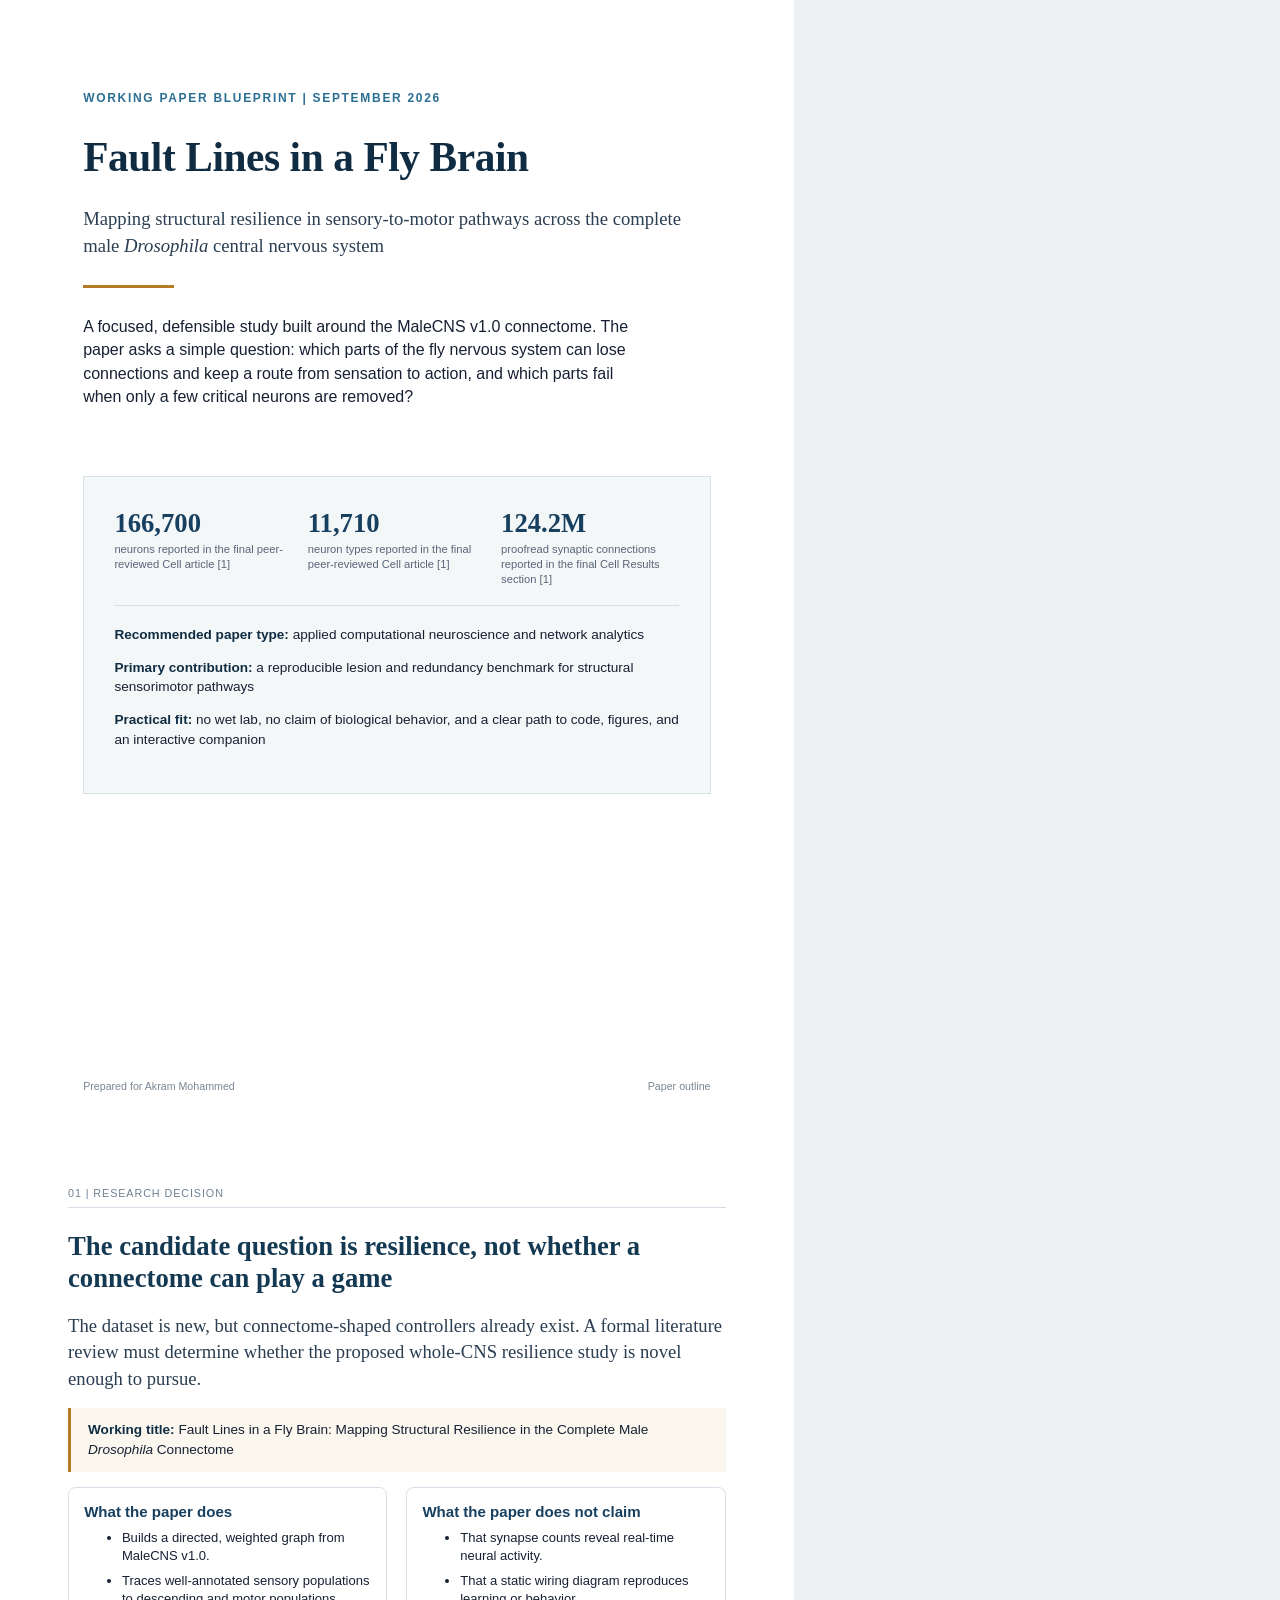
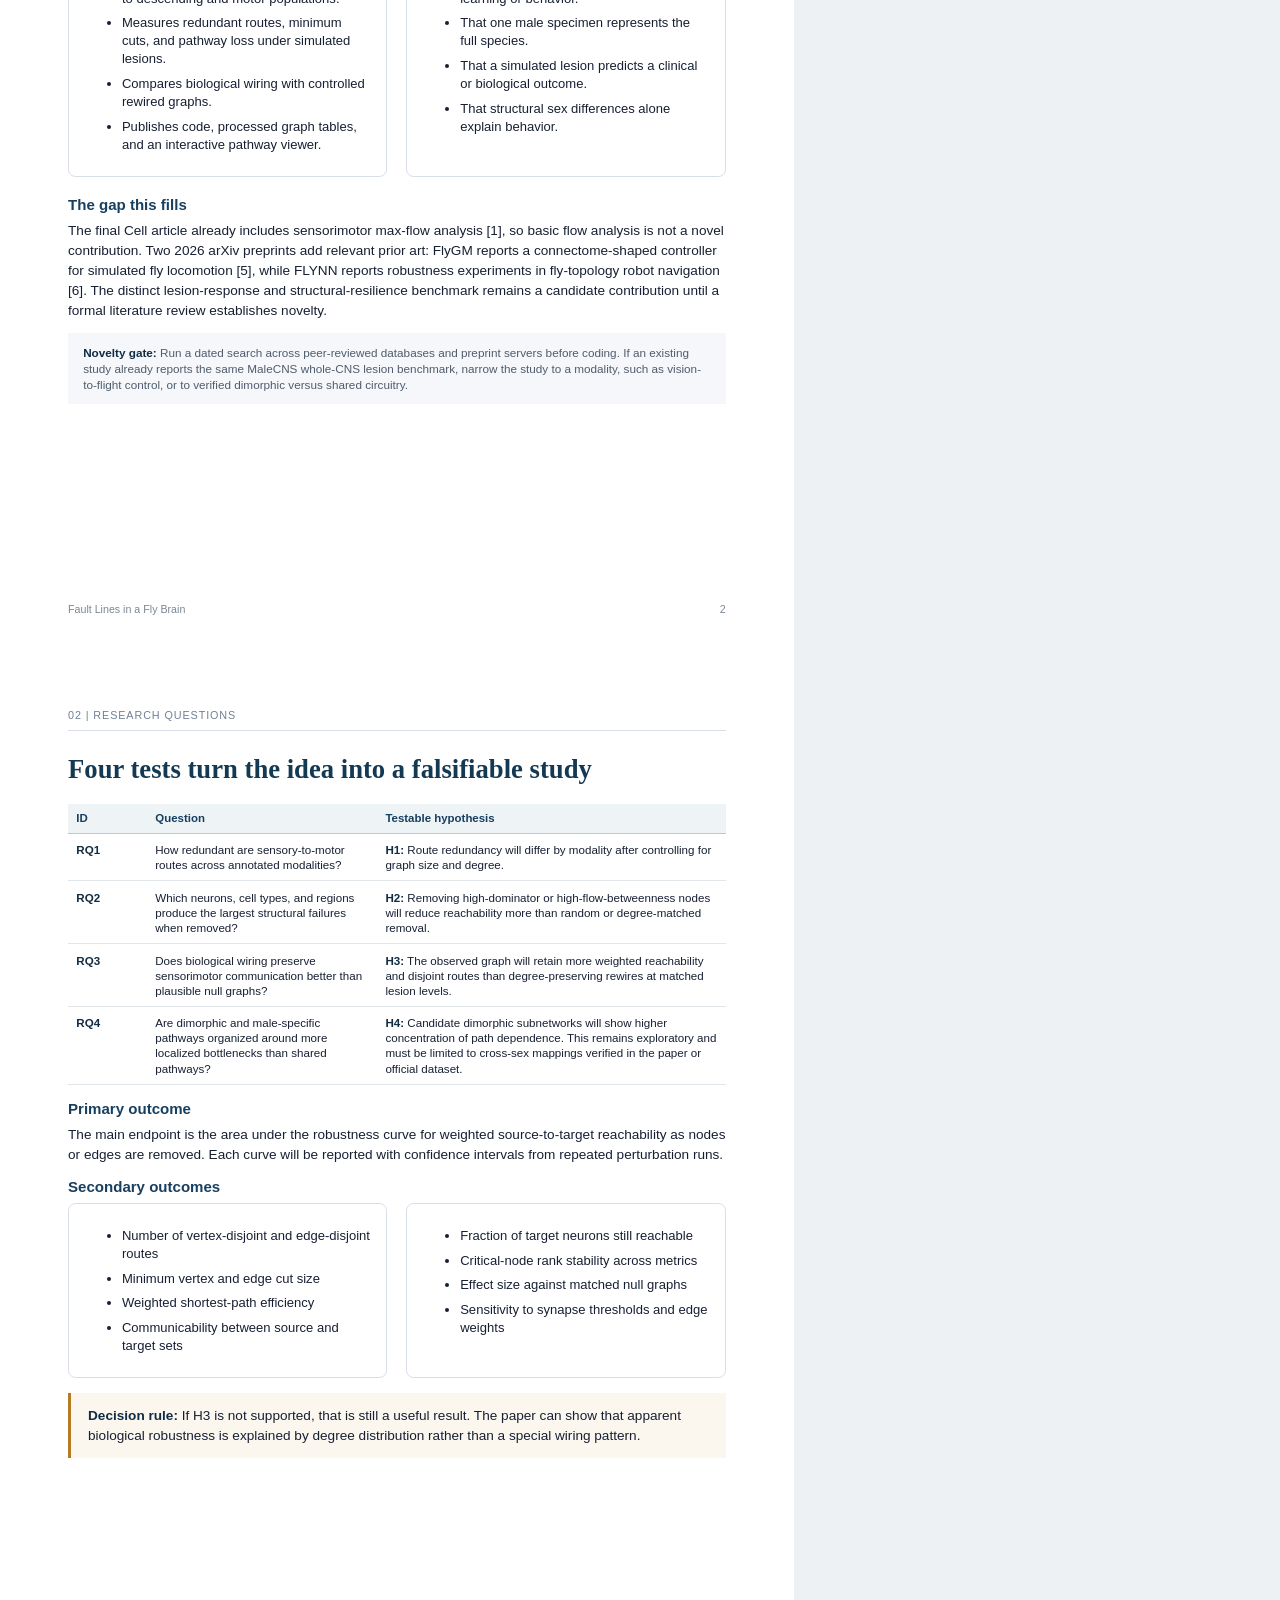
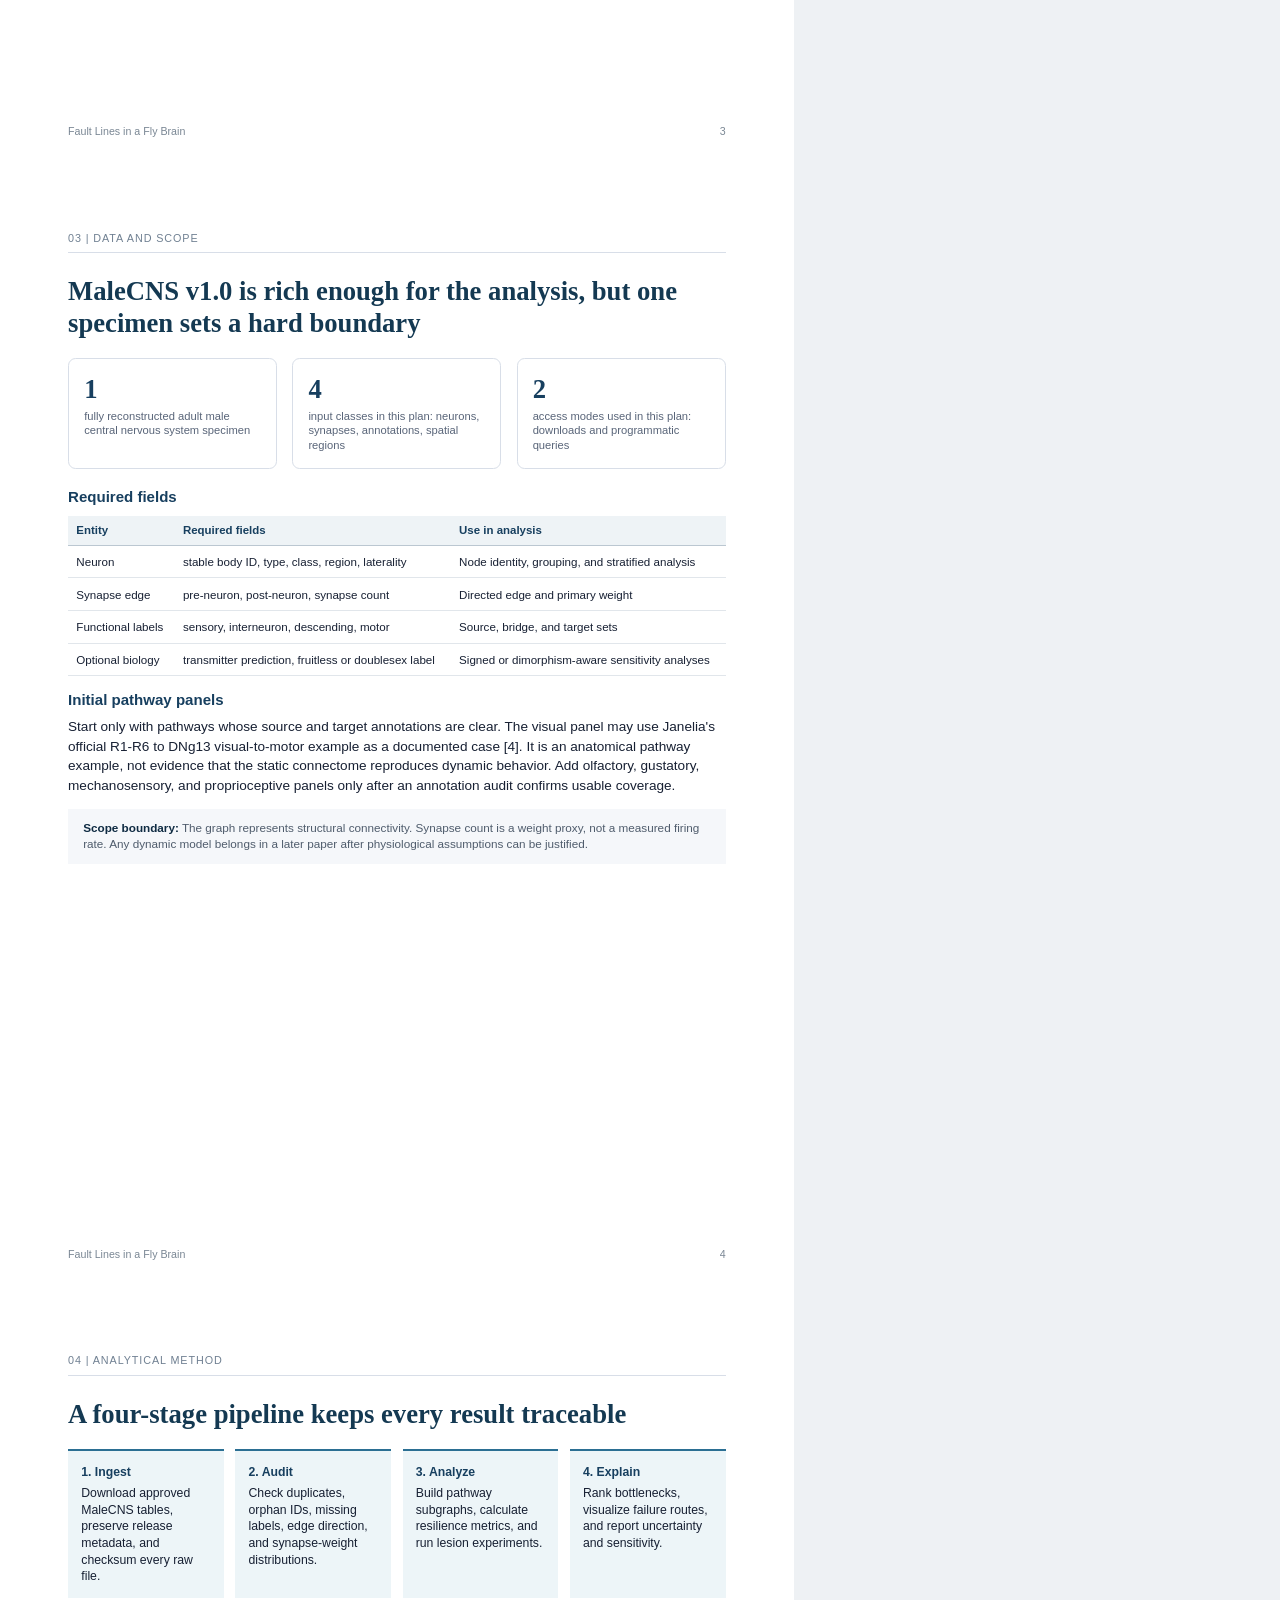
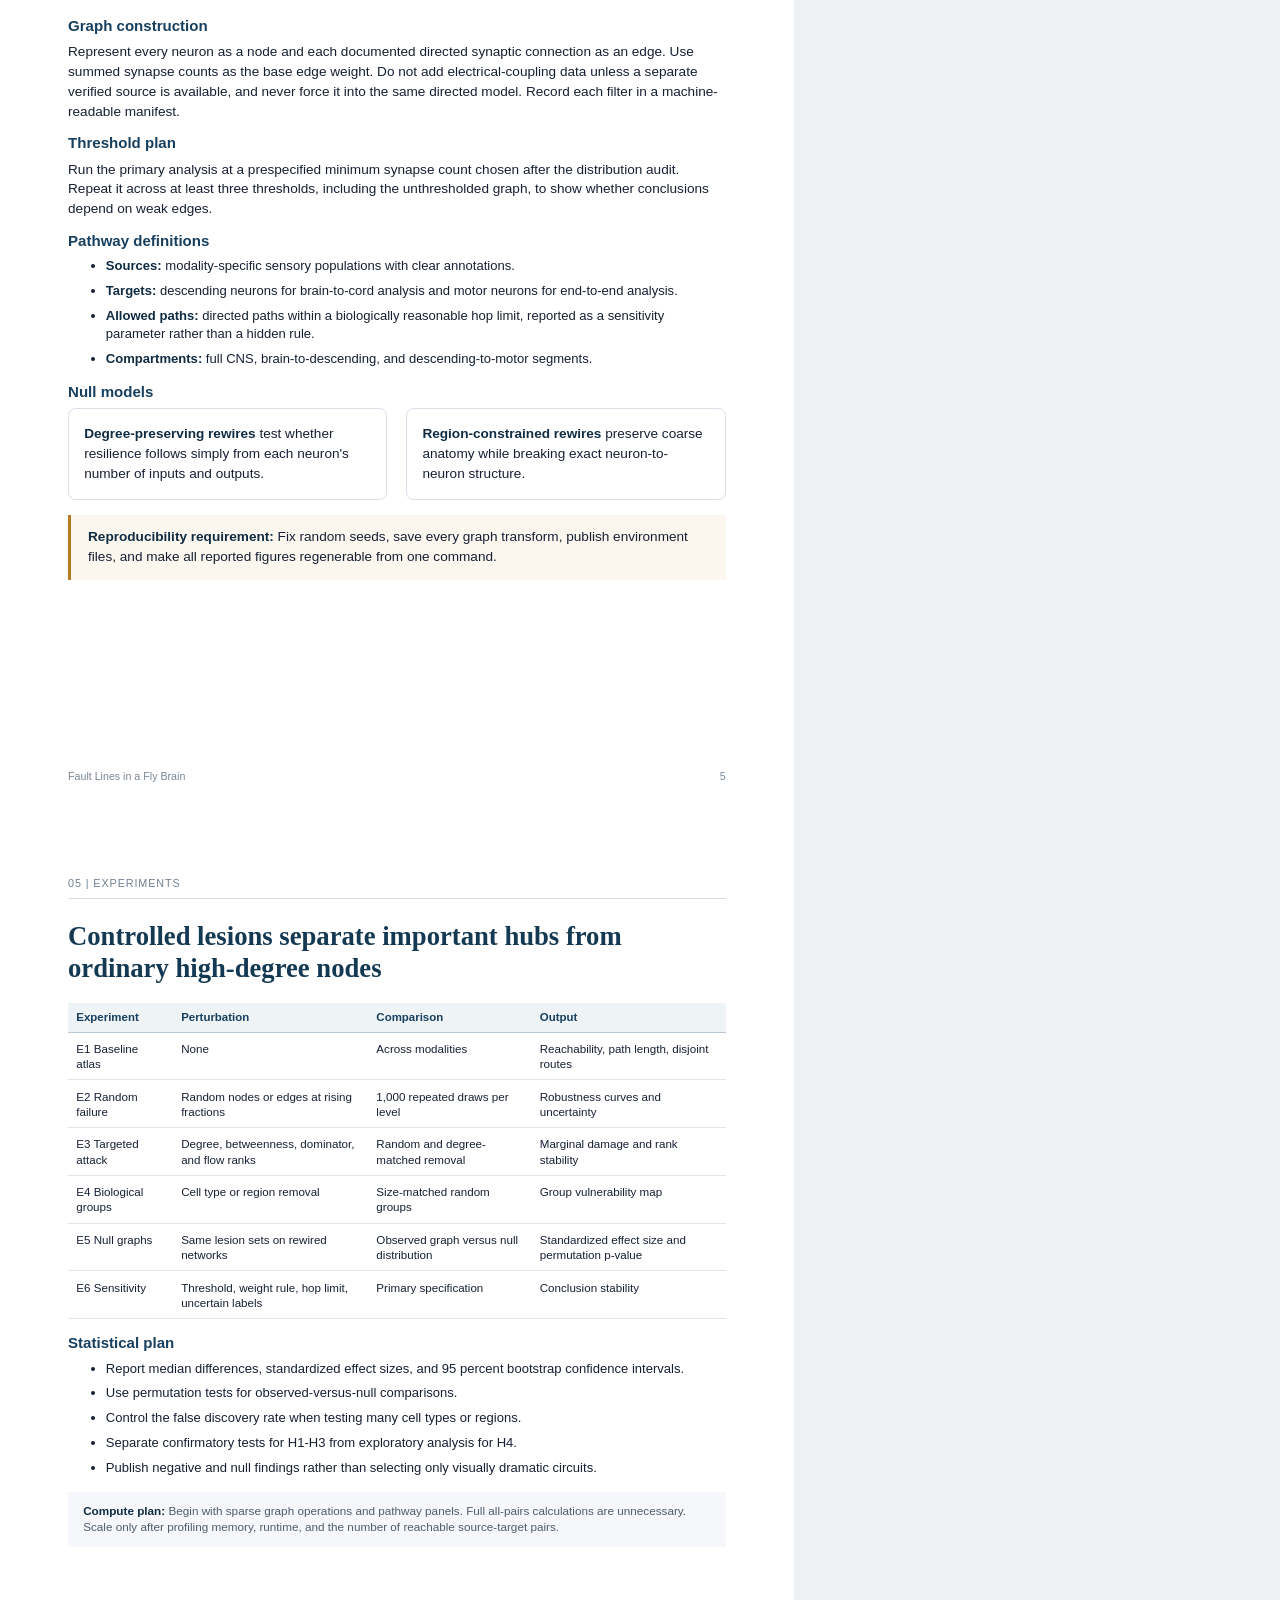
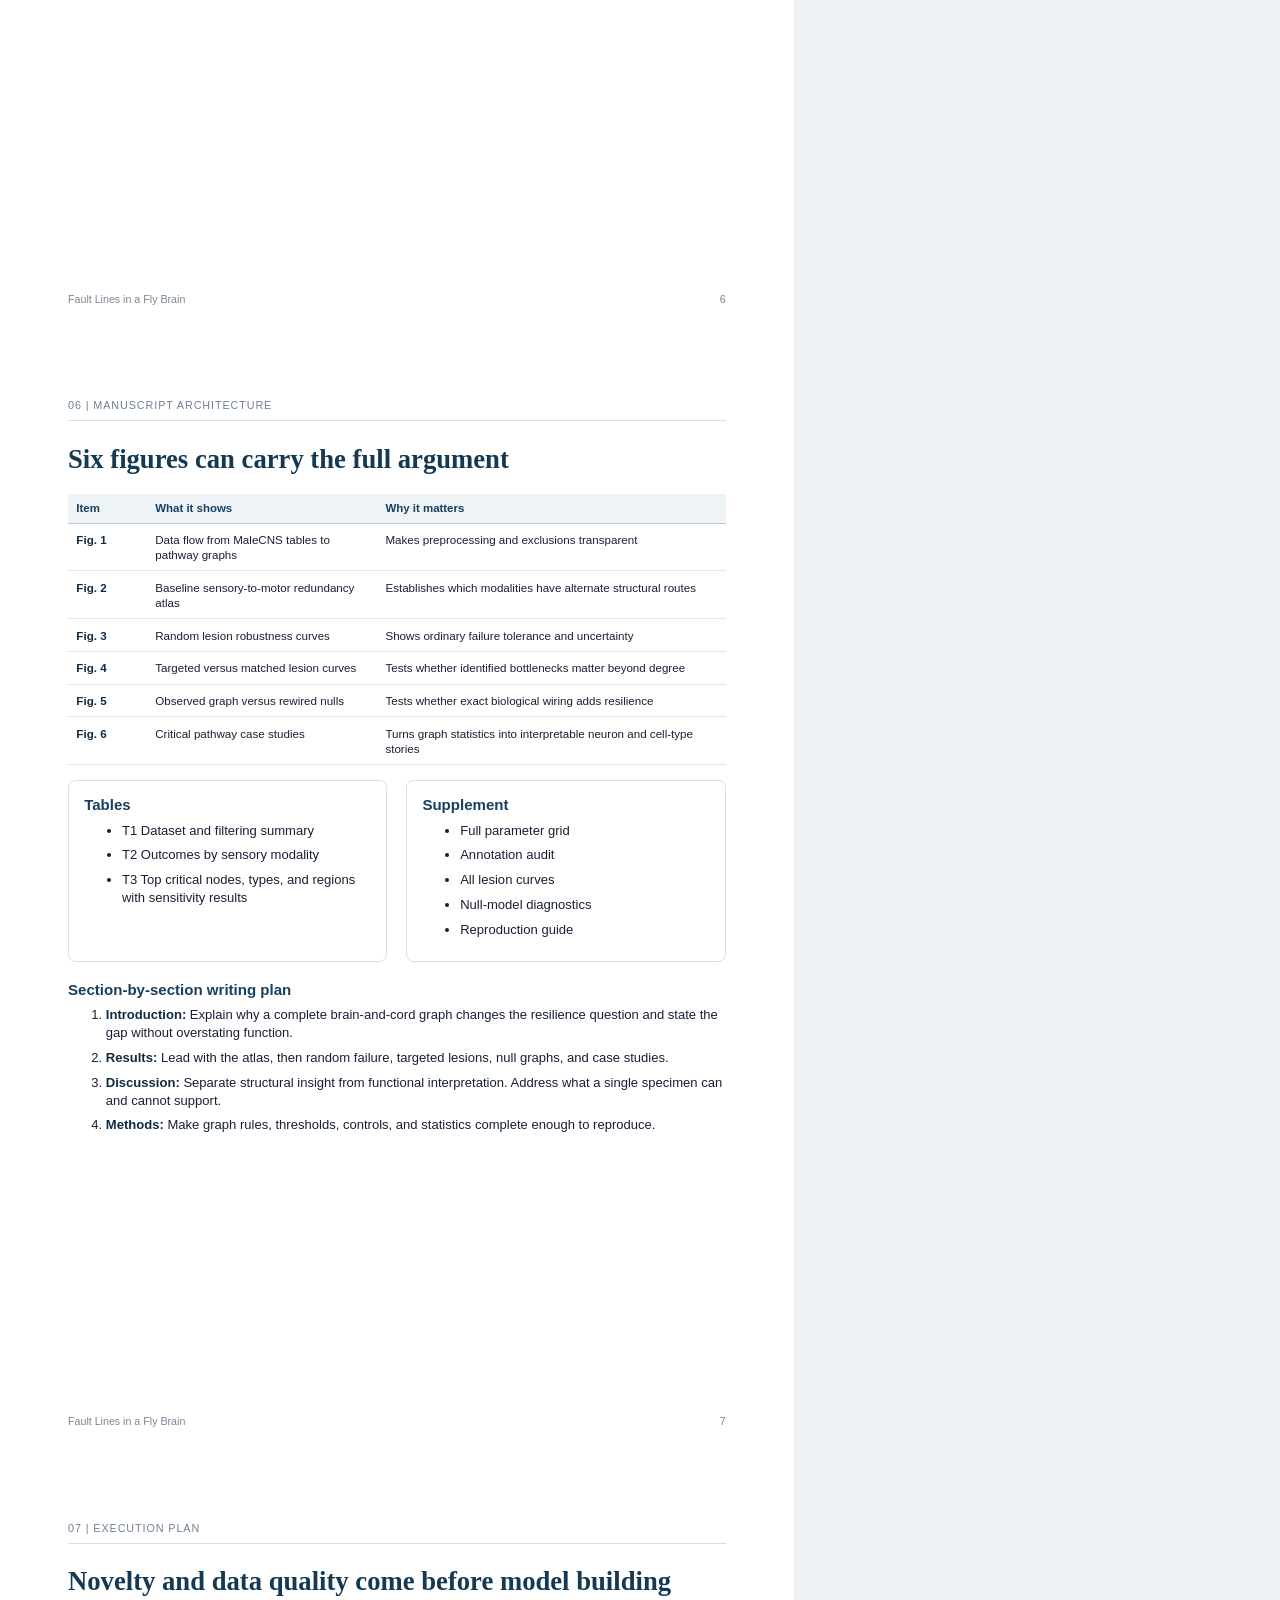
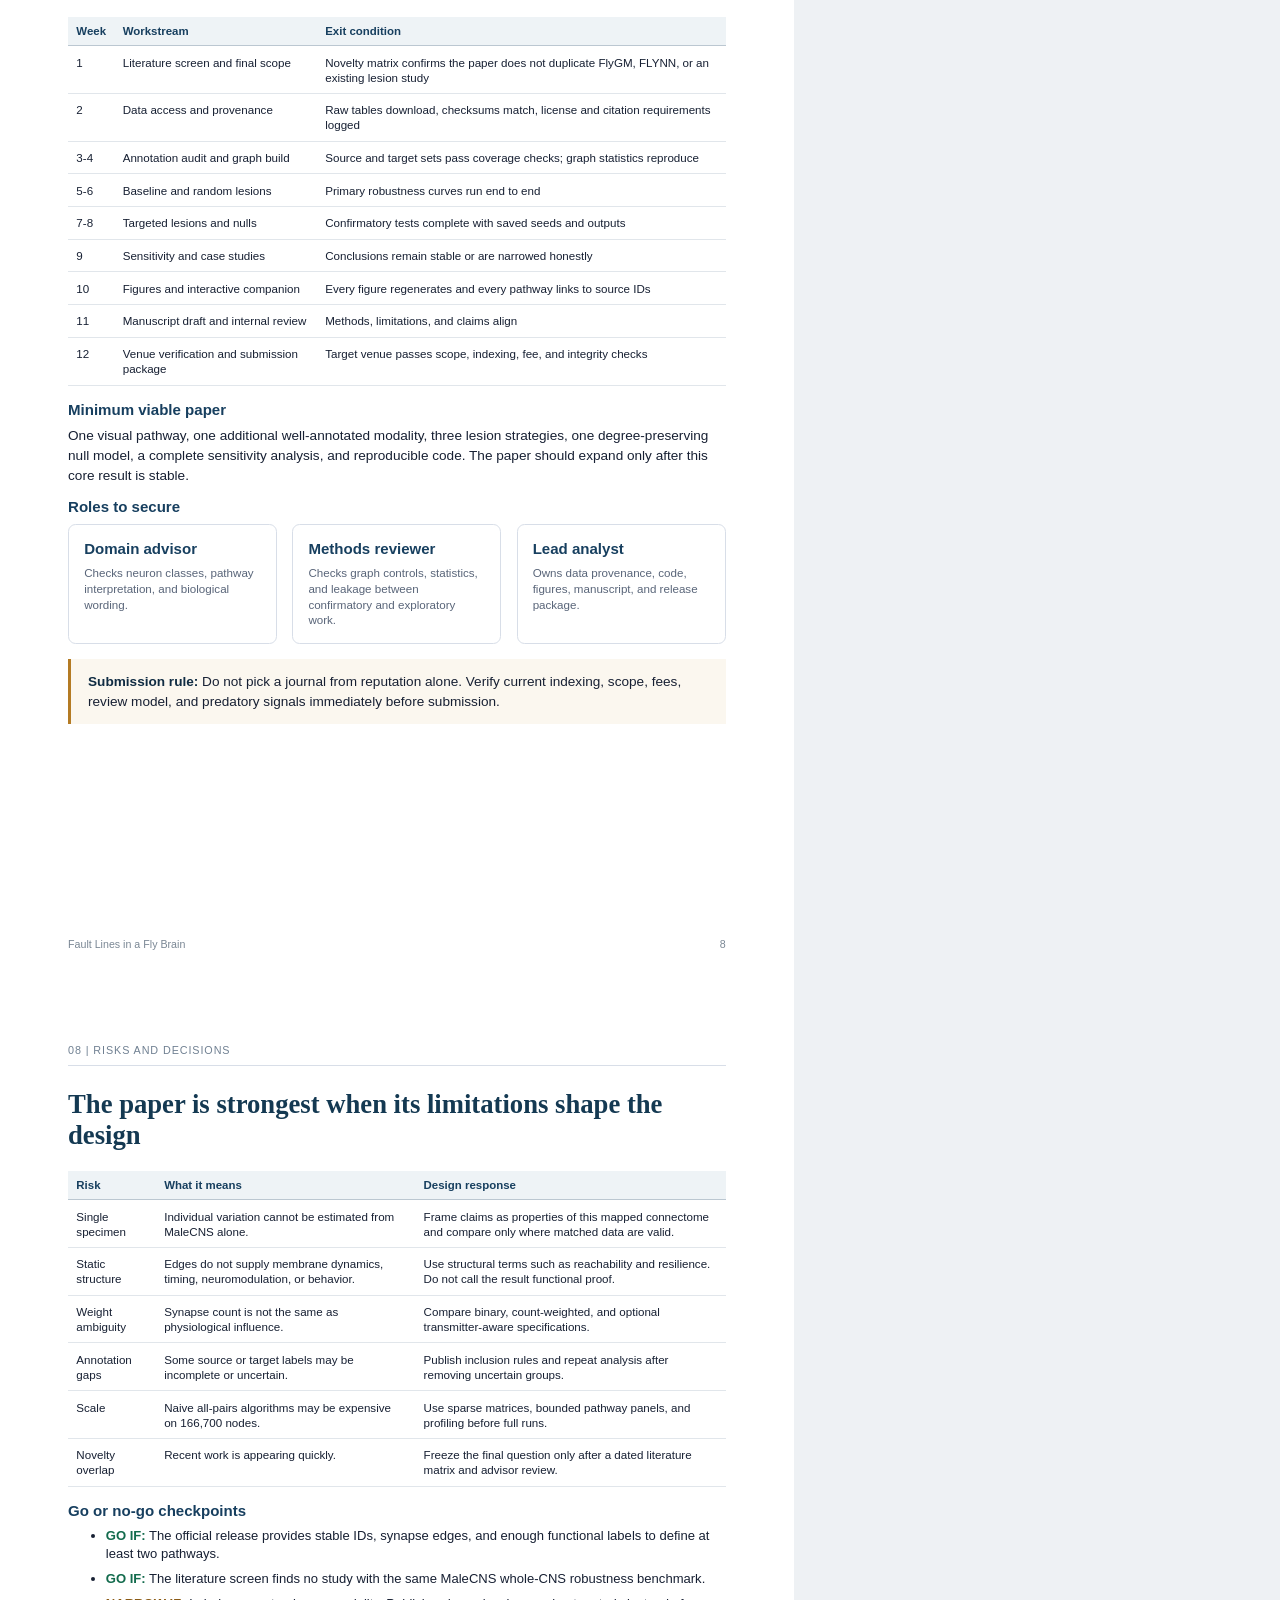
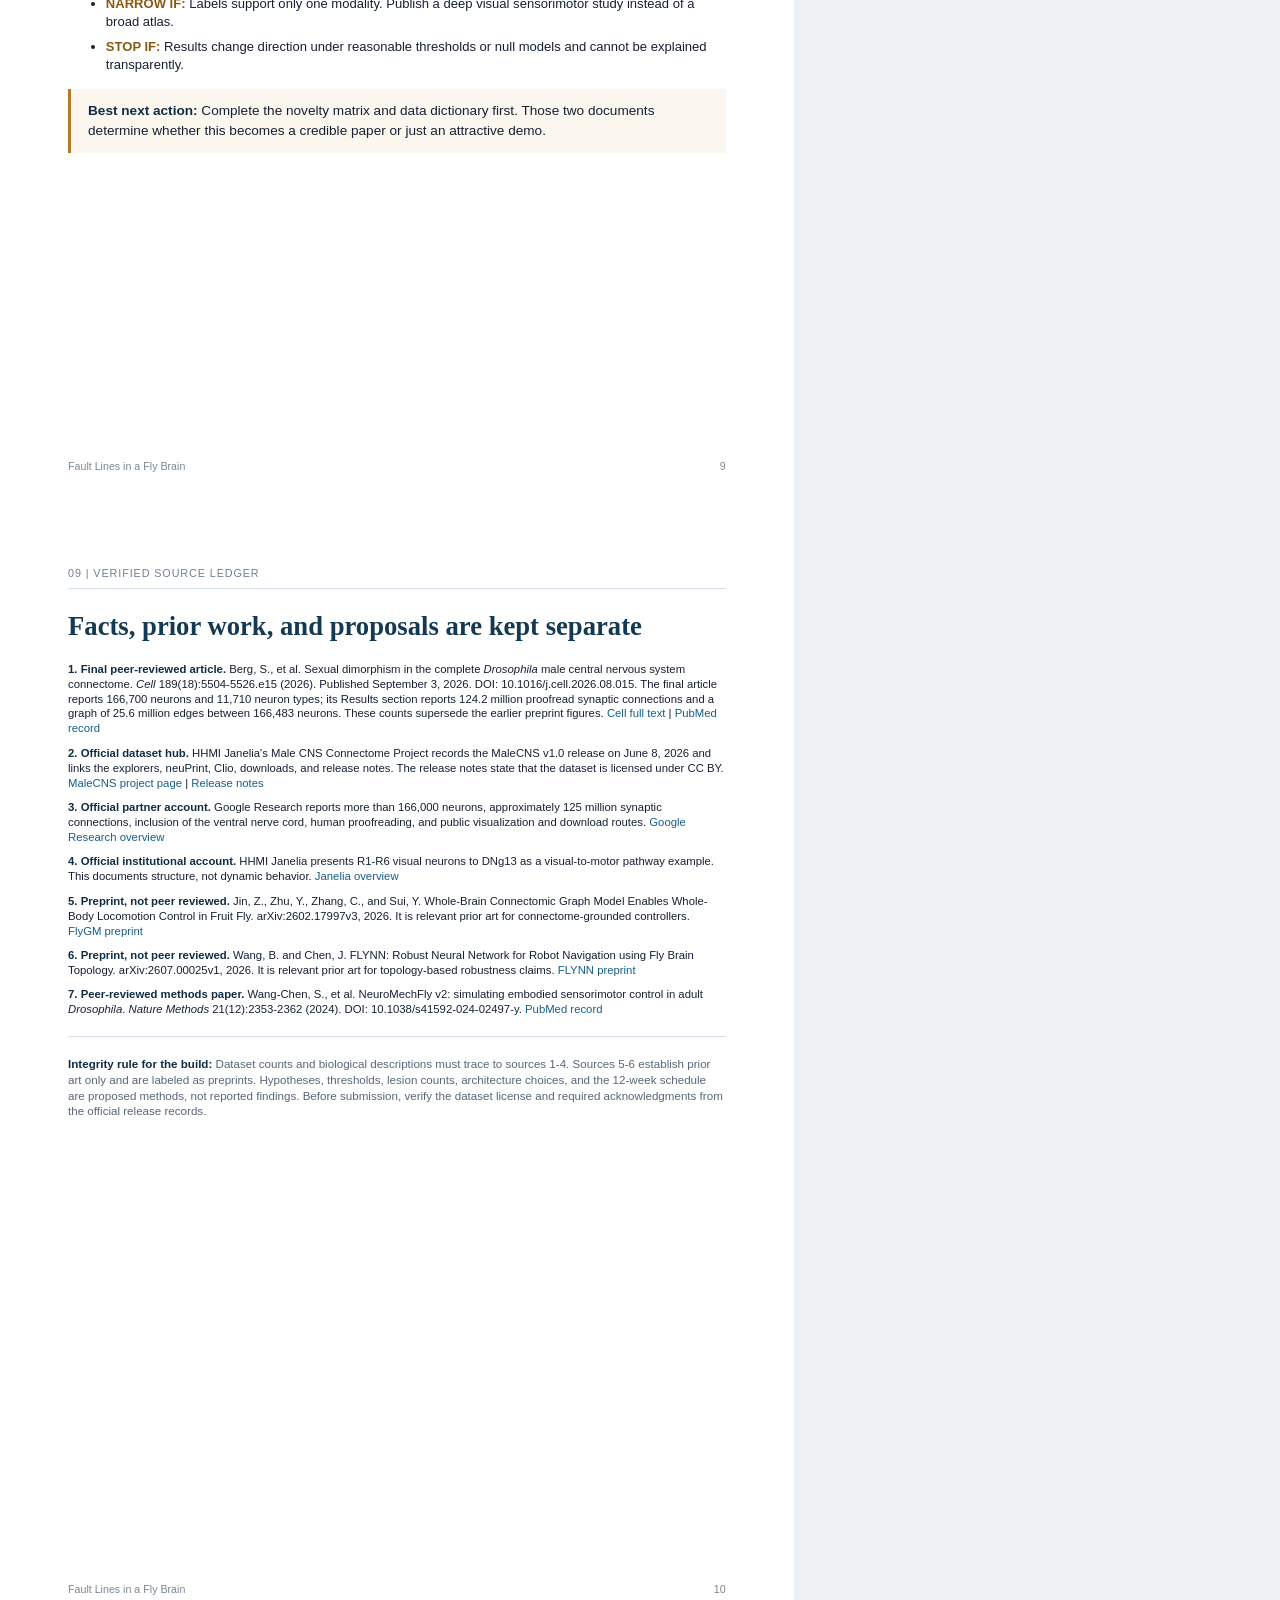
<file: .src/index.html>
<!DOCTYPE html>
<html lang="en">
<head>
<meta charset="utf-8">
<meta name="viewport" content="width=device-width, initial-scale=1">
<title>Fault Lines in a Fly Brain - Paper Outline</title>
<style>
@page { size: A4; margin: 0; }
* { box-sizing: border-box; print-color-adjust: exact; -webkit-print-color-adjust: exact; }
:root { --ink:#172033; --muted:#596579; --line:#d8dee8; --navy:#173f5f; --blue:#2b6f93; --pale:#edf5f8; --gold:#b47b24; --paper:#ffffff; }
html,body { margin:0; background:#eef1f4; font-family:'Liberation Sans','Noto Sans',sans-serif; color:var(--ink); }
.page { width:210mm; height:297mm; min-height:297mm; padding:17mm 18mm 15mm; background:var(--paper); position:relative; overflow:hidden; page-break-after:always; }
.page:last-child { page-break-after:auto; }
.cover { padding:24mm 22mm 18mm; }
.kicker { color:var(--blue); font-size:9pt; font-weight:700; letter-spacing:1.7px; text-transform:uppercase; margin-bottom:8mm; }
h1 { font-family:'Noto Serif','Liberation Serif',serif; font-size:31pt; line-height:1.08; margin:0 0 7mm; letter-spacing:-0.4px; color:#102c43; }
h2 { font-family:'Noto Serif','Liberation Serif',serif; font-size:20pt; line-height:1.18; margin:0 0 5mm; color:#143952; }
h3 { font-size:11.3pt; margin:0 0 2.2mm; color:#173f5f; }
p { font-size:10.2pt; line-height:1.46; margin:0 0 3.4mm; }
ul,ol { margin:2mm 0 4mm 5mm; padding-left:5mm; }
li { font-size:9.8pt; line-height:1.38; margin:0 0 1.8mm; }
strong { color:#102c43; }
a { color:#175f87; text-decoration:none; }
.small { font-size:8.7pt; line-height:1.36; color:var(--muted); }
.lede { font-family:'Noto Serif','Liberation Serif',serif; font-size:14pt; line-height:1.42; color:#2b3e51; }
.rule { height:1px; background:var(--line); margin:5mm 0; }
.callout { border-left:3px solid var(--gold); padding:3.3mm 4.5mm; background:#fbf7ef; margin:4mm 0; }
.callout p:last-child { margin-bottom:0; }
.grid2 { display:grid; grid-template-columns:1fr 1fr; gap:5mm; }
.grid3 { display:grid; grid-template-columns:repeat(3,1fr); gap:4mm; }
.card { border:1px solid var(--line); border-radius:2mm; padding:4mm; background:#fff; break-inside:avoid; }
.card p:last-child,.card ul:last-child { margin-bottom:0; }
.metric { font-family:'Noto Serif','Liberation Serif',serif; font-size:20pt; color:var(--navy); font-weight:700; margin-bottom:1mm; }
.label { font-size:8.4pt; color:var(--muted); line-height:1.3; }
.tag { display:inline-block; font-size:8.2pt; font-weight:700; color:var(--navy); background:var(--pale); padding:1.2mm 2.2mm; margin:0 1mm 1.5mm 0; border-radius:1mm; }
.flow { display:grid; grid-template-columns:repeat(4,1fr); gap:3mm; margin:5mm 0; }
.step { min-height:27mm; background:var(--pale); border-top:2px solid var(--blue); padding:3.5mm; font-size:9.2pt; line-height:1.35; }
.step b { display:block; margin-bottom:1.2mm; color:var(--navy); }
table { width:100%; border-collapse:collapse; margin:3mm 0 4mm; break-inside:avoid; }
th { text-align:left; background:#eef3f6; color:#173f5f; font-size:8.6pt; padding:2.2mm; border-bottom:1px solid #bbc7d1; }
td { vertical-align:top; font-size:8.7pt; line-height:1.3; padding:2.2mm; border-bottom:1px solid #e1e6eb; }
.pagehead { font-size:8.1pt; color:#708092; letter-spacing:.9px; text-transform:uppercase; border-bottom:1px solid var(--line); padding-bottom:2.3mm; margin-bottom:6mm; }
.footer { position:absolute; left:18mm; right:18mm; bottom:8mm; display:flex; justify-content:space-between; font-size:8pt; color:#7a8794; }
.cover .footer { left:22mm; right:22mm; }
.coverbox { margin-top:18mm; padding:8mm; background:#f3f7f8; border:1px solid #d6e2e8; }
.bigline { width:24mm; height:3px; background:var(--gold); margin:7mm 0; }
.note { padding:3mm 4mm; background:#f5f7fa; color:#4f5c6c; font-size:8.8pt; line-height:1.38; }
.check { color:#136b4d; font-weight:700; }
.warn { color:#8a5a14; font-weight:700; }
.ref { font-size:8.5pt; line-height:1.32; margin-bottom:2.5mm; }
</style>
</head>
<body>
<section class="page cover">
  <div class="kicker">Working paper blueprint | September 2026</div>
  <h1>Fault Lines in a Fly Brain</h1>
  <p class="lede">Mapping structural resilience in sensory-to-motor pathways across the complete male <i>Drosophila</i> central nervous system</p>
  <div class="bigline"></div>
  <p style="font-size:12pt;max-width:145mm;">A focused, defensible study built around the MaleCNS v1.0 connectome. The paper asks a simple question: which parts of the fly nervous system can lose connections and keep a route from sensation to action, and which parts fail when only a few critical neurons are removed?</p>
  <div class="coverbox">
    <div class="grid3">
      <div><div class="metric">166,700</div><div class="label">neurons reported in the final peer-reviewed Cell article [1]</div></div>
      <div><div class="metric">11,710</div><div class="label">neuron types reported in the final peer-reviewed Cell article [1]</div></div>
      <div><div class="metric">124.2M</div><div class="label">proofread synaptic connections reported in the final Cell Results section [1]</div></div>
    </div>
    <div class="rule"></div>
    <p><strong>Recommended paper type:</strong> applied computational neuroscience and network analytics</p>
    <p><strong>Primary contribution:</strong> a reproducible lesion and redundancy benchmark for structural sensorimotor pathways</p>
    <p><strong>Practical fit:</strong> no wet lab, no claim of biological behavior, and a clear path to code, figures, and an interactive companion</p>
  </div>
  <div class="footer"><span>Prepared for Akram Mohammed</span><span>Paper outline</span></div>
</section>

<section class="page">
  <div class="pagehead">01 | Research decision</div>
  <h2>The candidate question is resilience, not whether a connectome can play a game</h2>
  <p class="lede">The dataset is new, but connectome-shaped controllers already exist. A formal literature review must determine whether the proposed whole-CNS resilience study is novel enough to pursue.</p>
  <div class="callout"><p><strong>Working title:</strong> Fault Lines in a Fly Brain: Mapping Structural Resilience in the Complete Male <i>Drosophila</i> Connectome</p></div>
  <div class="grid2">
    <div class="card"><h3>What the paper does</h3><ul><li>Builds a directed, weighted graph from MaleCNS v1.0.</li><li>Traces well-annotated sensory populations to descending and motor populations.</li><li>Measures redundant routes, minimum cuts, and pathway loss under simulated lesions.</li><li>Compares biological wiring with controlled rewired graphs.</li><li>Publishes code, processed graph tables, and an interactive pathway viewer.</li></ul></div>
    <div class="card"><h3>What the paper does not claim</h3><ul><li>That synapse counts reveal real-time neural activity.</li><li>That a static wiring diagram reproduces learning or behavior.</li><li>That one male specimen represents the full species.</li><li>That a simulated lesion predicts a clinical or biological outcome.</li><li>That structural sex differences alone explain behavior.</li></ul></div>
  </div>
  <h3 style="margin-top:5mm;">The gap this fills</h3>
  <p>The final Cell article already includes sensorimotor max-flow analysis [1], so basic flow analysis is not a novel contribution. Two 2026 arXiv preprints add relevant prior art: FlyGM reports a connectome-shaped controller for simulated fly locomotion [5], while FLYNN reports robustness experiments in fly-topology robot navigation [6]. The distinct lesion-response and structural-resilience benchmark remains a candidate contribution until a formal literature review establishes novelty.</p>
  <div class="note"><strong>Novelty gate:</strong> Run a dated search across peer-reviewed databases and preprint servers before coding. If an existing study already reports the same MaleCNS whole-CNS lesion benchmark, narrow the study to a modality, such as vision-to-flight control, or to verified dimorphic versus shared circuitry.</div>
  <div class="footer"><span>Fault Lines in a Fly Brain</span><span>2</span></div>
</section>
<section class="page">
  <div class="pagehead">02 | Research questions</div>
  <h2>Four tests turn the idea into a falsifiable study</h2>
  <table>
    <thead><tr><th style="width:12%">ID</th><th style="width:35%">Question</th><th>Testable hypothesis</th></tr></thead>
    <tbody>
      <tr><td><strong>RQ1</strong></td><td>How redundant are sensory-to-motor routes across annotated modalities?</td><td><strong>H1:</strong> Route redundancy will differ by modality after controlling for graph size and degree.</td></tr>
      <tr><td><strong>RQ2</strong></td><td>Which neurons, cell types, and regions produce the largest structural failures when removed?</td><td><strong>H2:</strong> Removing high-dominator or high-flow-betweenness nodes will reduce reachability more than random or degree-matched removal.</td></tr>
      <tr><td><strong>RQ3</strong></td><td>Does biological wiring preserve sensorimotor communication better than plausible null graphs?</td><td><strong>H3:</strong> The observed graph will retain more weighted reachability and disjoint routes than degree-preserving rewires at matched lesion levels.</td></tr>
      <tr><td><strong>RQ4</strong></td><td>Are dimorphic and male-specific pathways organized around more localized bottlenecks than shared pathways?</td><td><strong>H4:</strong> Candidate dimorphic subnetworks will show higher concentration of path dependence. This remains exploratory and must be limited to cross-sex mappings verified in the paper or official dataset.</td></tr>
    </tbody>
  </table>
  <h3>Primary outcome</h3>
  <p>The main endpoint is the area under the robustness curve for weighted source-to-target reachability as nodes or edges are removed. Each curve will be reported with confidence intervals from repeated perturbation runs.</p>
  <h3>Secondary outcomes</h3>
  <div class="grid2">
    <div class="card"><ul><li>Number of vertex-disjoint and edge-disjoint routes</li><li>Minimum vertex and edge cut size</li><li>Weighted shortest-path efficiency</li><li>Communicability between source and target sets</li></ul></div>
    <div class="card"><ul><li>Fraction of target neurons still reachable</li><li>Critical-node rank stability across metrics</li><li>Effect size against matched null graphs</li><li>Sensitivity to synapse thresholds and edge weights</li></ul></div>
  </div>
  <div class="callout"><p><strong>Decision rule:</strong> If H3 is not supported, that is still a useful result. The paper can show that apparent biological robustness is explained by degree distribution rather than a special wiring pattern.</p></div>
  <div class="footer"><span>Fault Lines in a Fly Brain</span><span>3</span></div>
</section>

<section class="page">
  <div class="pagehead">03 | Data and scope</div>
  <h2>MaleCNS v1.0 is rich enough for the analysis, but one specimen sets a hard boundary</h2>
  <div class="grid3">
    <div class="card"><div class="metric">1</div><div class="label">fully reconstructed adult male central nervous system specimen</div></div>
    <div class="card"><div class="metric">4</div><div class="label">input classes in this plan: neurons, synapses, annotations, spatial regions</div></div>
    <div class="card"><div class="metric">2</div><div class="label">access modes used in this plan: downloads and programmatic queries</div></div>
  </div>
  <h3 style="margin-top:5mm;">Required fields</h3>
  <table><thead><tr><th>Entity</th><th>Required fields</th><th>Use in analysis</th></tr></thead><tbody>
    <tr><td>Neuron</td><td>stable body ID, type, class, region, laterality</td><td>Node identity, grouping, and stratified analysis</td></tr>
    <tr><td>Synapse edge</td><td>pre-neuron, post-neuron, synapse count</td><td>Directed edge and primary weight</td></tr>
    <tr><td>Functional labels</td><td>sensory, interneuron, descending, motor</td><td>Source, bridge, and target sets</td></tr>
    <tr><td>Optional biology</td><td>transmitter prediction, fruitless or doublesex label</td><td>Signed or dimorphism-aware sensitivity analyses</td></tr>
  </tbody></table>
  <h3>Initial pathway panels</h3>
  <p>Start only with pathways whose source and target annotations are clear. The visual panel may use Janelia's official R1-R6 to DNg13 visual-to-motor example as a documented case [4]. It is an anatomical pathway example, not evidence that the static connectome reproduces dynamic behavior. Add olfactory, gustatory, mechanosensory, and proprioceptive panels only after an annotation audit confirms usable coverage.</p>
  <div class="note"><strong>Scope boundary:</strong> The graph represents structural connectivity. Synapse count is a weight proxy, not a measured firing rate. Any dynamic model belongs in a later paper after physiological assumptions can be justified.</div>
  <div class="footer"><span>Fault Lines in a Fly Brain</span><span>4</span></div>
</section>
<section class="page">
  <div class="pagehead">04 | Analytical method</div>
  <h2>A four-stage pipeline keeps every result traceable</h2>
  <div class="flow">
    <div class="step"><b>1. Ingest</b>Download approved MaleCNS tables, preserve release metadata, and checksum every raw file.</div>
    <div class="step"><b>2. Audit</b>Check duplicates, orphan IDs, missing labels, edge direction, and synapse-weight distributions.</div>
    <div class="step"><b>3. Analyze</b>Build pathway subgraphs, calculate resilience metrics, and run lesion experiments.</div>
    <div class="step"><b>4. Explain</b>Rank bottlenecks, visualize failure routes, and report uncertainty and sensitivity.</div>
  </div>
  <h3>Graph construction</h3>
  <p>Represent every neuron as a node and each documented directed synaptic connection as an edge. Use summed synapse counts as the base edge weight. Do not add electrical-coupling data unless a separate verified source is available, and never force it into the same directed model. Record each filter in a machine-readable manifest.</p>
  <h3>Threshold plan</h3>
  <p>Run the primary analysis at a prespecified minimum synapse count chosen after the distribution audit. Repeat it across at least three thresholds, including the unthresholded graph, to show whether conclusions depend on weak edges.</p>
  <h3>Pathway definitions</h3>
  <ul>
    <li><strong>Sources:</strong> modality-specific sensory populations with clear annotations.</li>
    <li><strong>Targets:</strong> descending neurons for brain-to-cord analysis and motor neurons for end-to-end analysis.</li>
    <li><strong>Allowed paths:</strong> directed paths within a biologically reasonable hop limit, reported as a sensitivity parameter rather than a hidden rule.</li>
    <li><strong>Compartments:</strong> full CNS, brain-to-descending, and descending-to-motor segments.</li>
  </ul>
  <h3>Null models</h3>
  <div class="grid2"><div class="card"><p><strong>Degree-preserving rewires</strong> test whether resilience follows simply from each neuron's number of inputs and outputs.</p></div><div class="card"><p><strong>Region-constrained rewires</strong> preserve coarse anatomy while breaking exact neuron-to-neuron structure.</p></div></div>
  <div class="callout"><p><strong>Reproducibility requirement:</strong> Fix random seeds, save every graph transform, publish environment files, and make all reported figures regenerable from one command.</p></div>
  <div class="footer"><span>Fault Lines in a Fly Brain</span><span>5</span></div>
</section>

<section class="page">
  <div class="pagehead">05 | Experiments</div>
  <h2>Controlled lesions separate important hubs from ordinary high-degree nodes</h2>
  <table><thead><tr><th>Experiment</th><th>Perturbation</th><th>Comparison</th><th>Output</th></tr></thead><tbody>
    <tr><td>E1 Baseline atlas</td><td>None</td><td>Across modalities</td><td>Reachability, path length, disjoint routes</td></tr>
    <tr><td>E2 Random failure</td><td>Random nodes or edges at rising fractions</td><td>1,000 repeated draws per level</td><td>Robustness curves and uncertainty</td></tr>
    <tr><td>E3 Targeted attack</td><td>Degree, betweenness, dominator, and flow ranks</td><td>Random and degree-matched removal</td><td>Marginal damage and rank stability</td></tr>
    <tr><td>E4 Biological groups</td><td>Cell type or region removal</td><td>Size-matched random groups</td><td>Group vulnerability map</td></tr>
    <tr><td>E5 Null graphs</td><td>Same lesion sets on rewired networks</td><td>Observed graph versus null distribution</td><td>Standardized effect size and permutation p-value</td></tr>
    <tr><td>E6 Sensitivity</td><td>Threshold, weight rule, hop limit, uncertain labels</td><td>Primary specification</td><td>Conclusion stability</td></tr>
  </tbody></table>
  <h3>Statistical plan</h3>
  <ul>
    <li>Report median differences, standardized effect sizes, and 95 percent bootstrap confidence intervals.</li>
    <li>Use permutation tests for observed-versus-null comparisons.</li>
    <li>Control the false discovery rate when testing many cell types or regions.</li>
    <li>Separate confirmatory tests for H1-H3 from exploratory analysis for H4.</li>
    <li>Publish negative and null findings rather than selecting only visually dramatic circuits.</li>
  </ul>
  <div class="note"><strong>Compute plan:</strong> Begin with sparse graph operations and pathway panels. Full all-pairs calculations are unnecessary. Scale only after profiling memory, runtime, and the number of reachable source-target pairs.</div>
  <div class="footer"><span>Fault Lines in a Fly Brain</span><span>6</span></div>
</section>
<section class="page">
  <div class="pagehead">06 | Manuscript architecture</div>
  <h2>Six figures can carry the full argument</h2>
  <table><thead><tr><th style="width:12%">Item</th><th style="width:35%">What it shows</th><th>Why it matters</th></tr></thead><tbody>
    <tr><td><strong>Fig. 1</strong></td><td>Data flow from MaleCNS tables to pathway graphs</td><td>Makes preprocessing and exclusions transparent</td></tr>
    <tr><td><strong>Fig. 2</strong></td><td>Baseline sensory-to-motor redundancy atlas</td><td>Establishes which modalities have alternate structural routes</td></tr>
    <tr><td><strong>Fig. 3</strong></td><td>Random lesion robustness curves</td><td>Shows ordinary failure tolerance and uncertainty</td></tr>
    <tr><td><strong>Fig. 4</strong></td><td>Targeted versus matched lesion curves</td><td>Tests whether identified bottlenecks matter beyond degree</td></tr>
    <tr><td><strong>Fig. 5</strong></td><td>Observed graph versus rewired nulls</td><td>Tests whether exact biological wiring adds resilience</td></tr>
    <tr><td><strong>Fig. 6</strong></td><td>Critical pathway case studies</td><td>Turns graph statistics into interpretable neuron and cell-type stories</td></tr>
  </tbody></table>
  <div class="grid2">
    <div class="card"><h3>Tables</h3><ul><li>T1 Dataset and filtering summary</li><li>T2 Outcomes by sensory modality</li><li>T3 Top critical nodes, types, and regions with sensitivity results</li></ul></div>
    <div class="card"><h3>Supplement</h3><ul><li>Full parameter grid</li><li>Annotation audit</li><li>All lesion curves</li><li>Null-model diagnostics</li><li>Reproduction guide</li></ul></div>
  </div>
  <h3 style="margin-top:5mm;">Section-by-section writing plan</h3>
  <ol>
    <li><strong>Introduction:</strong> Explain why a complete brain-and-cord graph changes the resilience question and state the gap without overstating function.</li>
    <li><strong>Results:</strong> Lead with the atlas, then random failure, targeted lesions, null graphs, and case studies.</li>
    <li><strong>Discussion:</strong> Separate structural insight from functional interpretation. Address what a single specimen can and cannot support.</li>
    <li><strong>Methods:</strong> Make graph rules, thresholds, controls, and statistics complete enough to reproduce.</li>
  </ol>
  <div class="footer"><span>Fault Lines in a Fly Brain</span><span>7</span></div>
</section>

<section class="page">
  <div class="pagehead">07 | Execution plan</div>
  <h2>Novelty and data quality come before model building</h2>
  <table><thead><tr><th>Week</th><th>Workstream</th><th>Exit condition</th></tr></thead><tbody>
    <tr><td>1</td><td>Literature screen and final scope</td><td>Novelty matrix confirms the paper does not duplicate FlyGM, FLYNN, or an existing lesion study</td></tr>
    <tr><td>2</td><td>Data access and provenance</td><td>Raw tables download, checksums match, license and citation requirements logged</td></tr>
    <tr><td>3-4</td><td>Annotation audit and graph build</td><td>Source and target sets pass coverage checks; graph statistics reproduce</td></tr>
    <tr><td>5-6</td><td>Baseline and random lesions</td><td>Primary robustness curves run end to end</td></tr>
    <tr><td>7-8</td><td>Targeted lesions and nulls</td><td>Confirmatory tests complete with saved seeds and outputs</td></tr>
    <tr><td>9</td><td>Sensitivity and case studies</td><td>Conclusions remain stable or are narrowed honestly</td></tr>
    <tr><td>10</td><td>Figures and interactive companion</td><td>Every figure regenerates and every pathway links to source IDs</td></tr>
    <tr><td>11</td><td>Manuscript draft and internal review</td><td>Methods, limitations, and claims align</td></tr>
    <tr><td>12</td><td>Venue verification and submission package</td><td>Target venue passes scope, indexing, fee, and integrity checks</td></tr>
  </tbody></table>
  <h3>Minimum viable paper</h3>
  <p>One visual pathway, one additional well-annotated modality, three lesion strategies, one degree-preserving null model, a complete sensitivity analysis, and reproducible code. The paper should expand only after this core result is stable.</p>
  <h3>Roles to secure</h3>
  <div class="grid3"><div class="card"><h3>Domain advisor</h3><p class="small">Checks neuron classes, pathway interpretation, and biological wording.</p></div><div class="card"><h3>Methods reviewer</h3><p class="small">Checks graph controls, statistics, and leakage between confirmatory and exploratory work.</p></div><div class="card"><h3>Lead analyst</h3><p class="small">Owns data provenance, code, figures, manuscript, and release package.</p></div></div>
  <div class="callout"><p><strong>Submission rule:</strong> Do not pick a journal from reputation alone. Verify current indexing, scope, fees, review model, and predatory signals immediately before submission.</p></div>
  <div class="footer"><span>Fault Lines in a Fly Brain</span><span>8</span></div>
</section>
<section class="page">
  <div class="pagehead">08 | Risks and decisions</div>
  <h2>The paper is strongest when its limitations shape the design</h2>
  <table><thead><tr><th>Risk</th><th>What it means</th><th>Design response</th></tr></thead><tbody>
    <tr><td>Single specimen</td><td>Individual variation cannot be estimated from MaleCNS alone.</td><td>Frame claims as properties of this mapped connectome and compare only where matched data are valid.</td></tr>
    <tr><td>Static structure</td><td>Edges do not supply membrane dynamics, timing, neuromodulation, or behavior.</td><td>Use structural terms such as reachability and resilience. Do not call the result functional proof.</td></tr>
    <tr><td>Weight ambiguity</td><td>Synapse count is not the same as physiological influence.</td><td>Compare binary, count-weighted, and optional transmitter-aware specifications.</td></tr>
    <tr><td>Annotation gaps</td><td>Some source or target labels may be incomplete or uncertain.</td><td>Publish inclusion rules and repeat analysis after removing uncertain groups.</td></tr>
    <tr><td>Scale</td><td>Naive all-pairs algorithms may be expensive on 166,700 nodes.</td><td>Use sparse matrices, bounded pathway panels, and profiling before full runs.</td></tr>
    <tr><td>Novelty overlap</td><td>Recent work is appearing quickly.</td><td>Freeze the final question only after a dated literature matrix and advisor review.</td></tr>
  </tbody></table>
  <h3>Go or no-go checkpoints</h3>
  <ul>
    <li><span class="check">GO IF:</span> The official release provides stable IDs, synapse edges, and enough functional labels to define at least two pathways.</li>
    <li><span class="check">GO IF:</span> The literature screen finds no study with the same MaleCNS whole-CNS robustness benchmark.</li>
    <li><span class="warn">NARROW IF:</span> Labels support only one modality. Publish a deep visual sensorimotor study instead of a broad atlas.</li>
    <li><span class="warn">STOP IF:</span> Results change direction under reasonable thresholds or null models and cannot be explained transparently.</li>
  </ul>
  <div class="callout"><p><strong>Best next action:</strong> Complete the novelty matrix and data dictionary first. Those two documents determine whether this becomes a credible paper or just an attractive demo.</p></div>
  <div class="footer"><span>Fault Lines in a Fly Brain</span><span>9</span></div>
</section>

<section class="page">
  <div class="pagehead">09 | Verified source ledger</div>
  <h2>Facts, prior work, and proposals are kept separate</h2>
  <p class="ref"><strong>1. Final peer-reviewed article.</strong> Berg, S., et al. Sexual dimorphism in the complete <i>Drosophila</i> male central nervous system connectome. <i>Cell</i> 189(18):5504-5526.e15 (2026). Published September 3, 2026. DOI: 10.1016/j.cell.2026.08.015. The final article reports 166,700 neurons and 11,710 neuron types; its Results section reports 124.2 million proofread synaptic connections and a graph of 25.6 million edges between 166,483 neurons. These counts supersede the earlier preprint figures. <a href="https://www.cell.com/cell/abstract/S0092-8674(26)00942-6">Cell full text</a> | <a href="https://pubmed.ncbi.nlm.nih.gov/42691995/">PubMed record</a></p>
  <p class="ref"><strong>2. Official dataset hub.</strong> HHMI Janelia's Male CNS Connectome Project records the MaleCNS v1.0 release on June 8, 2026 and links the explorers, neuPrint, Clio, downloads, and release notes. The release notes state that the dataset is licensed under CC BY. <a href="http://male-cns.janelia.org/">MaleCNS project page</a> | <a href="http://male-cns.janelia.org/release/">Release notes</a></p>
  <p class="ref"><strong>3. Official partner account.</strong> Google Research reports more than 166,000 neurons, approximately 125 million synaptic connections, inclusion of the ventral nerve cord, human proofreading, and public visualization and download routes. <a href="https://research.google/blog/a-connectomics-milestone-mapping-the-complete-male-fruit-fly-brain/">Google Research overview</a></p>
  <p class="ref"><strong>4. Official institutional account.</strong> HHMI Janelia presents R1-R6 visual neurons to DNg13 as a visual-to-motor pathway example. This documents structure, not dynamic behavior. <a href="https://www.janelia.org/news/researchers-reveal-connectome-of-the-male-fruit-fly-central-nervous-system">Janelia overview</a></p>
  <p class="ref"><strong>5. Preprint, not peer reviewed.</strong> Jin, Z., Zhu, Y., Zhang, C., and Sui, Y. Whole-Brain Connectomic Graph Model Enables Whole-Body Locomotion Control in Fruit Fly. arXiv:2602.17997v3, 2026. It is relevant prior art for connectome-grounded controllers. <a href="https://arxiv.org/abs/2602.17997v3">FlyGM preprint</a></p>
  <p class="ref"><strong>6. Preprint, not peer reviewed.</strong> Wang, B. and Chen, J. FLYNN: Robust Neural Network for Robot Navigation using Fly Brain Topology. arXiv:2607.00025v1, 2026. It is relevant prior art for topology-based robustness claims. <a href="https://arxiv.org/abs/2607.00025">FLYNN preprint</a></p>
  <p class="ref"><strong>7. Peer-reviewed methods paper.</strong> Wang-Chen, S., et al. NeuroMechFly v2: simulating embodied sensorimotor control in adult <i>Drosophila</i>. <i>Nature Methods</i> 21(12):2353-2362 (2024). DOI: 10.1038/s41592-024-02497-y. <a href="https://pubmed.ncbi.nlm.nih.gov/39533006/">PubMed record</a></p>
  <div class="rule"></div>
  <p class="small"><strong>Integrity rule for the build:</strong> Dataset counts and biological descriptions must trace to sources 1-4. Sources 5-6 establish prior art only and are labeled as preprints. Hypotheses, thresholds, lesion counts, architecture choices, and the 12-week schedule are proposed methods, not reported findings. Before submission, verify the dataset license and required acknowledgments from the official release records.</p>
  <div class="footer"><span>Fault Lines in a Fly Brain</span><span>10</span></div>
</section>
</body>
</html>
</file>
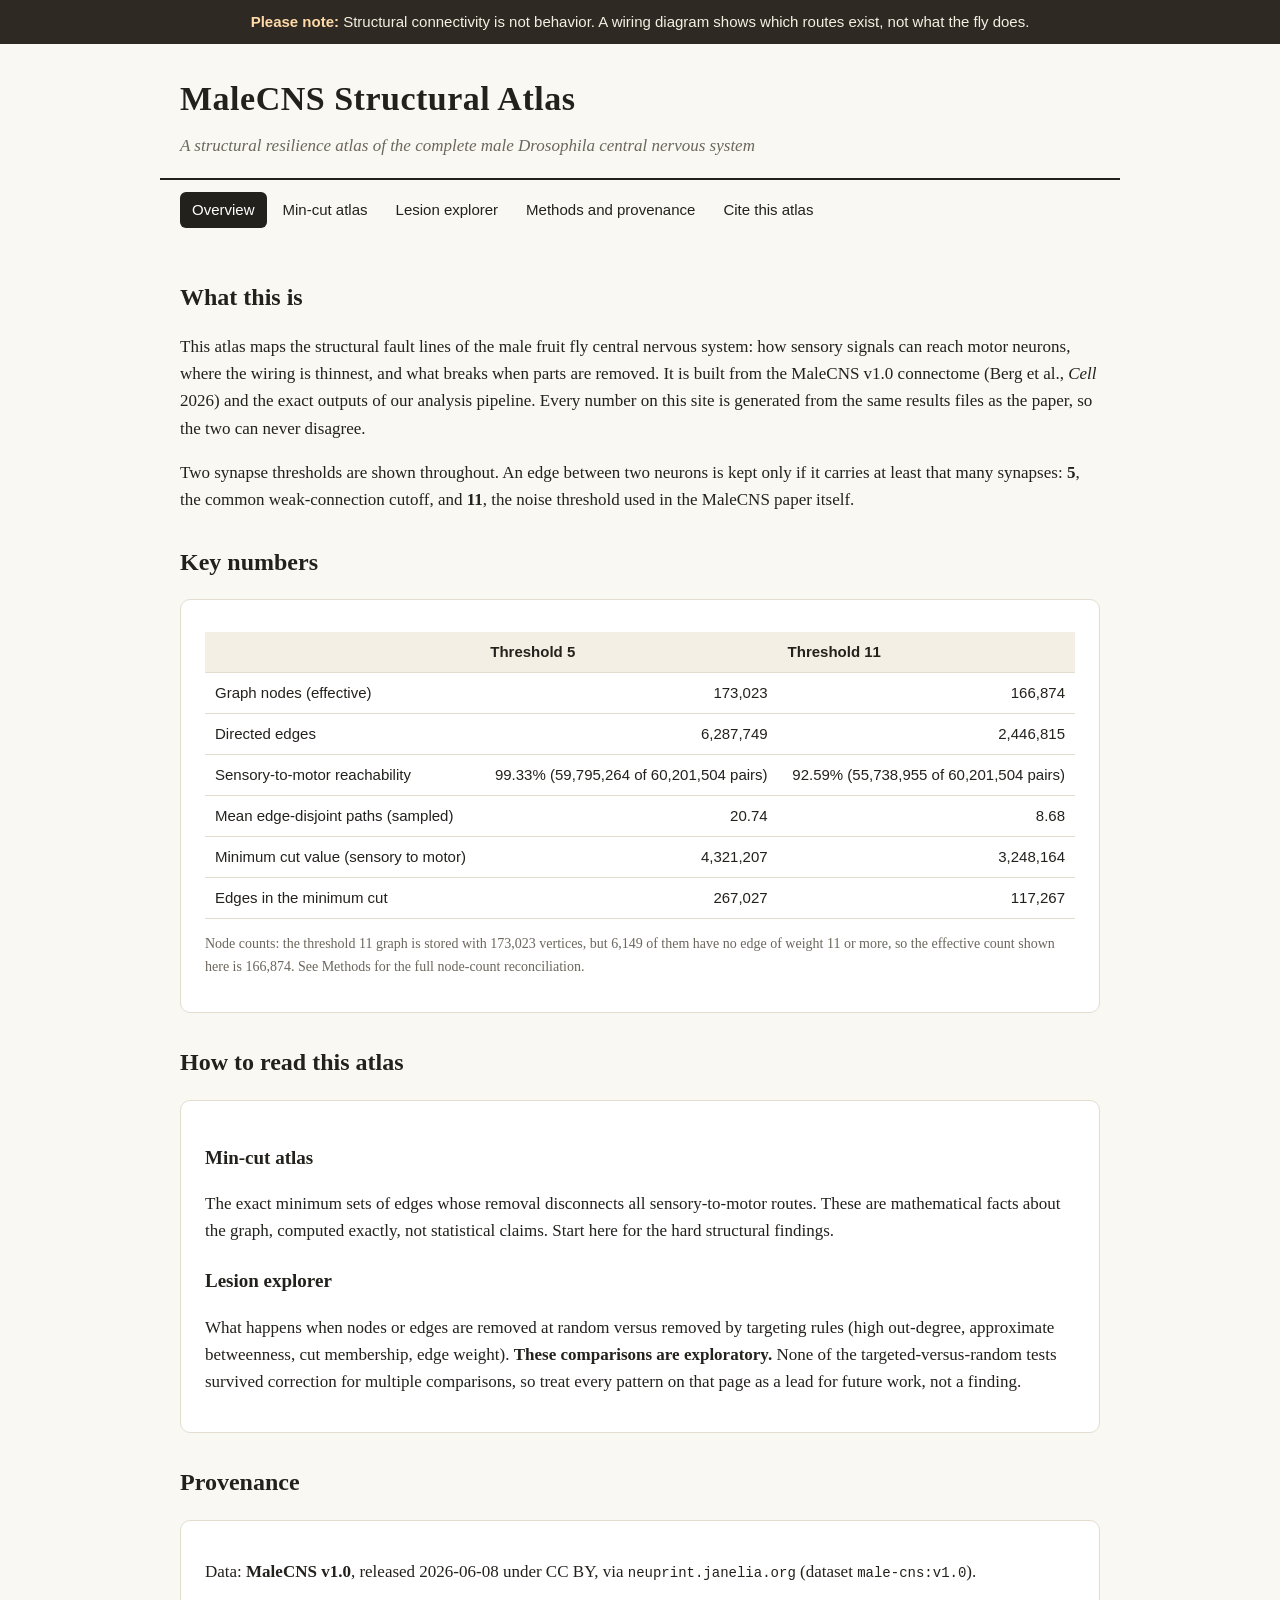
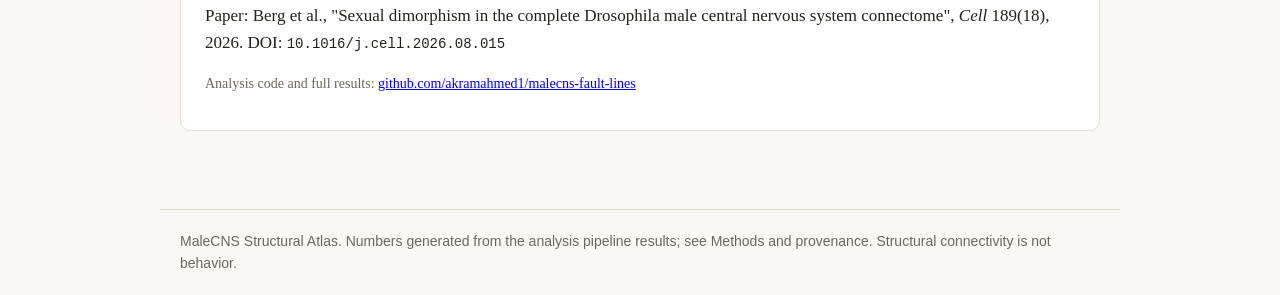
<file: docs/index.html>
<!DOCTYPE html>
<html lang="en">
<head>
<meta charset="utf-8">
<meta name="viewport" content="width=device-width, initial-scale=1">
<title>MaleCNS Structural Atlas - Overview</title>
<link rel="stylesheet" href="assets/style.css">
<script src="assets/atlas.js"></script>
</head>
<body>

<div class="notice"><strong>Please note:</strong> Structural connectivity is not behavior. A wiring diagram shows which routes exist, not what the fly does.</div>

<header class="site">
  <h1>MaleCNS Structural Atlas</h1>
  <p class="sub">A structural resilience atlas of the complete male <em>Drosophila</em> central nervous system</p>
</header>

<nav>
  <a href="index.html">Overview</a>
  <a href="mincut.html">Min-cut atlas</a>
  <a href="lesions.html">Lesion explorer</a>
  <a href="methods.html">Methods and provenance</a>
  <a href="cite.html">Cite this atlas</a>
</nav>

<main>
  <h2>What this is</h2>
  <p>
    This atlas maps the structural fault lines of the male fruit fly central
    nervous system: how sensory signals can reach motor neurons, where the
    wiring is thinnest, and what breaks when parts are removed. It is built
    from the MaleCNS v1.0 connectome (Berg et al., <em>Cell</em> 2026) and the
    exact outputs of our analysis pipeline. Every number on this site is
    generated from the same results files as the paper, so the two can never
    disagree.
  </p>
  <p>
    Two synapse thresholds are shown throughout. An edge between two neurons is
    kept only if it carries at least that many synapses: <strong>5</strong>,
    the common weak-connection cutoff, and <strong>11</strong>, the noise
    threshold used in the MaleCNS paper itself.
  </p>

  <h2>Key numbers</h2>
  <div class="card">
    <p class="loading">Loading atlas data...</p>
    <table class="stats" id="keystats" style="display:none">
      <tr><th></th><th>Threshold 5</th><th>Threshold 11</th></tr>
      <tr><td>Graph nodes (effective)</td><td class="num" id="k-nodes-5"></td><td class="num" id="k-nodes-11"></td></tr>
      <tr><td>Directed edges</td><td class="num" id="k-edges-5"></td><td class="num" id="k-edges-11"></td></tr>
      <tr><td>Sensory-to-motor reachability</td><td class="num" id="k-reach-5"></td><td class="num" id="k-reach-11"></td></tr>
      <tr><td>Mean edge-disjoint paths (sampled)</td><td class="num" id="k-dp-5"></td><td class="num" id="k-dp-11"></td></tr>
      <tr><td>Minimum cut value (sensory to motor)</td><td class="num" id="k-mcv-5"></td><td class="num" id="k-mcv-11"></td></tr>
      <tr><td>Edges in the minimum cut</td><td class="num" id="k-mce-5"></td><td class="num" id="k-mce-11"></td></tr>
    </table>
    <p class="footnote" id="node-footnote" style="display:none">
      Node counts: the threshold 11 graph is stored with 173,023 vertices, but
      6,149 of them have no edge of weight 11 or more, so the effective count
      shown here is 166,874. See Methods for the full node-count reconciliation.
    </p>
  </div>

  <h2>How to read this atlas</h2>
  <div class="card">
    <h3>Min-cut atlas</h3>
    <p>
      The exact minimum sets of edges whose removal disconnects all
      sensory-to-motor routes. These are mathematical facts about the graph,
      computed exactly, not statistical claims. Start here for the hard
      structural findings.
    </p>
    <h3>Lesion explorer</h3>
    <p>
      What happens when nodes or edges are removed at random versus removed by
      targeting rules (high out-degree, approximate betweenness, cut
      membership, edge weight). <strong>These comparisons are exploratory.</strong>
      None of the targeted-versus-random tests survived correction for multiple
      comparisons, so treat every pattern on that page as a lead for future
      work, not a finding.
    </p>
  </div>

  <h2>Provenance</h2>
  <div class="card">
    <p>
      Data: <strong>MaleCNS v1.0</strong>, released 2026-06-08 under CC BY,
      via <span class="mono">neuprint.janelia.org</span> (dataset
      <span class="mono">male-cns:v1.0</span>).
    </p>
    <p>
      Paper: Berg et al., "Sexual dimorphism in the complete Drosophila male
      central nervous system connectome", <em>Cell</em> 189(18), 2026.
      DOI: <span class="mono">10.1016/j.cell.2026.08.015</span>
    </p>
    <p class="footnote">
      Analysis code and full results:
      <a href="https://github.com/akramahmed1/malecns-fault-lines">github.com/akramahmed1/malecns-fault-lines</a>
    </p>
  </div>
</main>

<footer>
  MaleCNS Structural Atlas. Numbers generated from the analysis pipeline results;
  see Methods and provenance. Structural connectivity is not behavior.
</footer>

<script>
document.addEventListener("DOMContentLoaded", function () {
  Atlas.loadData(function (d) {
    var t5 = d.thresholds["5"], t11 = d.thresholds["11"];
    function set(id, v) { document.getElementById(id).textContent = v; }
    set("k-nodes-5", Atlas.fmtInt(t5.graph.n_nodes_effective));
    set("k-nodes-11", Atlas.fmtInt(t11.graph.n_nodes_effective));
    set("k-edges-5", Atlas.fmtInt(t5.graph.n_edges));
    set("k-edges-11", Atlas.fmtInt(t11.graph.n_edges));
    set("k-reach-5", Atlas.pct(t5.reachability.fraction_reachable) +
      " (" + Atlas.fmtInt(t5.reachability.reachable_pairs) + " of " +
      Atlas.fmtInt(t5.reachability.total_pairs) + " pairs)");
    set("k-reach-11", Atlas.pct(t11.reachability.fraction_reachable) +
      " (" + Atlas.fmtInt(t11.reachability.reachable_pairs) + " of " +
      Atlas.fmtInt(t11.reachability.total_pairs) + " pairs)");
    set("k-dp-5", Atlas.fmtFloat(t5.disjoint_paths.mean, 2));
    set("k-dp-11", Atlas.fmtFloat(t11.disjoint_paths.mean, 2));
    set("k-mcv-5", Atlas.fmtInt(t5.mincut.value));
    set("k-mcv-11", Atlas.fmtInt(t11.mincut.value));
    set("k-mce-5", Atlas.fmtInt(t5.mincut.n_cut_edges));
    set("k-mce-11", Atlas.fmtInt(t11.mincut.n_cut_edges));
    document.querySelector(".loading").style.display = "none";
    document.getElementById("keystats").style.display = "";
    document.getElementById("node-footnote").style.display = "";
  });
});
</script>
</body>
</html>
</file>
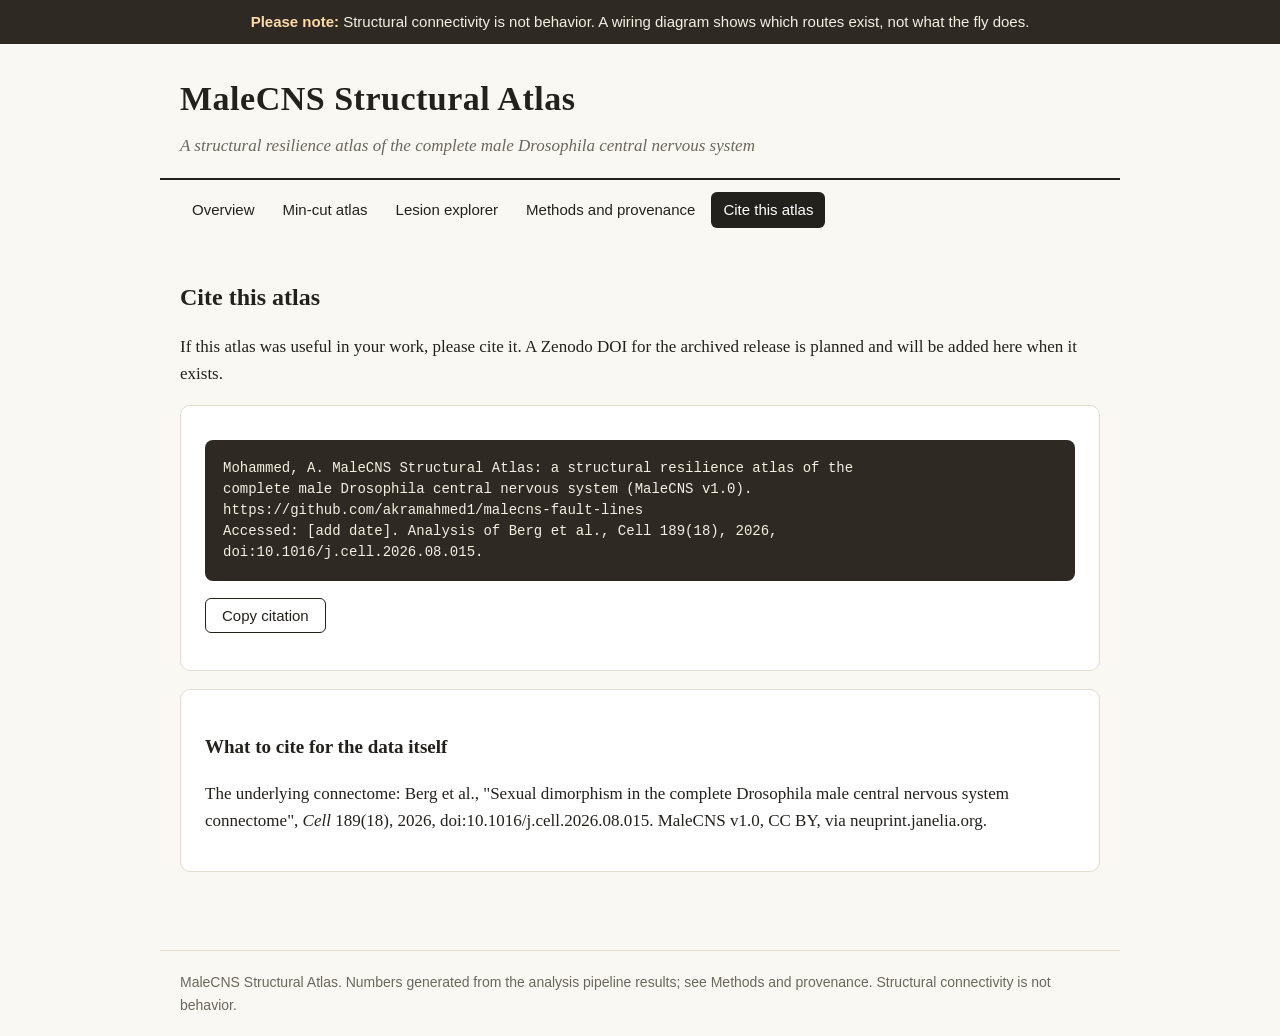
<file: docs/cite.html>
<!DOCTYPE html>
<html lang="en">
<head>
<meta charset="utf-8">
<meta name="viewport" content="width=device-width, initial-scale=1">
<title>MaleCNS Structural Atlas - Cite this atlas</title>
<link rel="stylesheet" href="assets/style.css">
<script src="assets/atlas.js"></script>
</head>
<body>

<div class="notice"><strong>Please note:</strong> Structural connectivity is not behavior. A wiring diagram shows which routes exist, not what the fly does.</div>

<header class="site">
  <h1>MaleCNS Structural Atlas</h1>
  <p class="sub">A structural resilience atlas of the complete male <em>Drosophila</em> central nervous system</p>
</header>

<nav>
  <a href="index.html">Overview</a>
  <a href="mincut.html">Min-cut atlas</a>
  <a href="lesions.html">Lesion explorer</a>
  <a href="methods.html">Methods and provenance</a>
  <a href="cite.html">Cite this atlas</a>
</nav>

<main>
  <h2>Cite this atlas</h2>
  <p>
    If this atlas was useful in your work, please cite it. A Zenodo DOI for
    the archived release is planned and will be added here when it exists.
  </p>

  <div class="card">
    <pre class="cite" id="citation">Mohammed, A. MaleCNS Structural Atlas: a structural resilience atlas of the
complete male Drosophila central nervous system (MaleCNS v1.0).
https://github.com/akramahmed1/malecns-fault-lines
Accessed: [add date]. Analysis of Berg et al., Cell 189(18), 2026,
doi:10.1016/j.cell.2026.08.015.</pre>
    <p><button id="copybtn" class="ghost">Copy citation</button>
    <span id="copied" class="footnote" style="display:none">Copied.</span></p>
  </div>

  <div class="card">
    <h3>What to cite for the data itself</h3>
    <p>
      The underlying connectome: Berg et al., "Sexual dimorphism in the
      complete Drosophila male central nervous system connectome",
      <em>Cell</em> 189(18), 2026, doi:10.1016/j.cell.2026.08.015. MaleCNS
      v1.0, CC BY, via neuprint.janelia.org.
    </p>
  </div>
</main>

<footer>
  MaleCNS Structural Atlas. Numbers generated from the analysis pipeline results;
  see Methods and provenance. Structural connectivity is not behavior.
</footer>

<script>
document.addEventListener("DOMContentLoaded", function () {
  document.getElementById("copybtn").addEventListener("click", function () {
    var text = document.getElementById("citation").textContent;
    function done() {
      document.getElementById("copied").style.display = "";
      setTimeout(function () {
        document.getElementById("copied").style.display = "none";
      }, 2000);
    }
    if (navigator.clipboard && navigator.clipboard.writeText) {
      navigator.clipboard.writeText(text).then(done, function () { fallback(); });
    } else { fallback(); }
    function fallback() {
      var ta = document.createElement("textarea");
      ta.value = text;
      document.body.appendChild(ta);
      ta.select();
      try { document.execCommand("copy"); } catch (e) {}
      document.body.removeChild(ta);
      done();
    }
  });
});
</script>
</body>
</html>
</file>
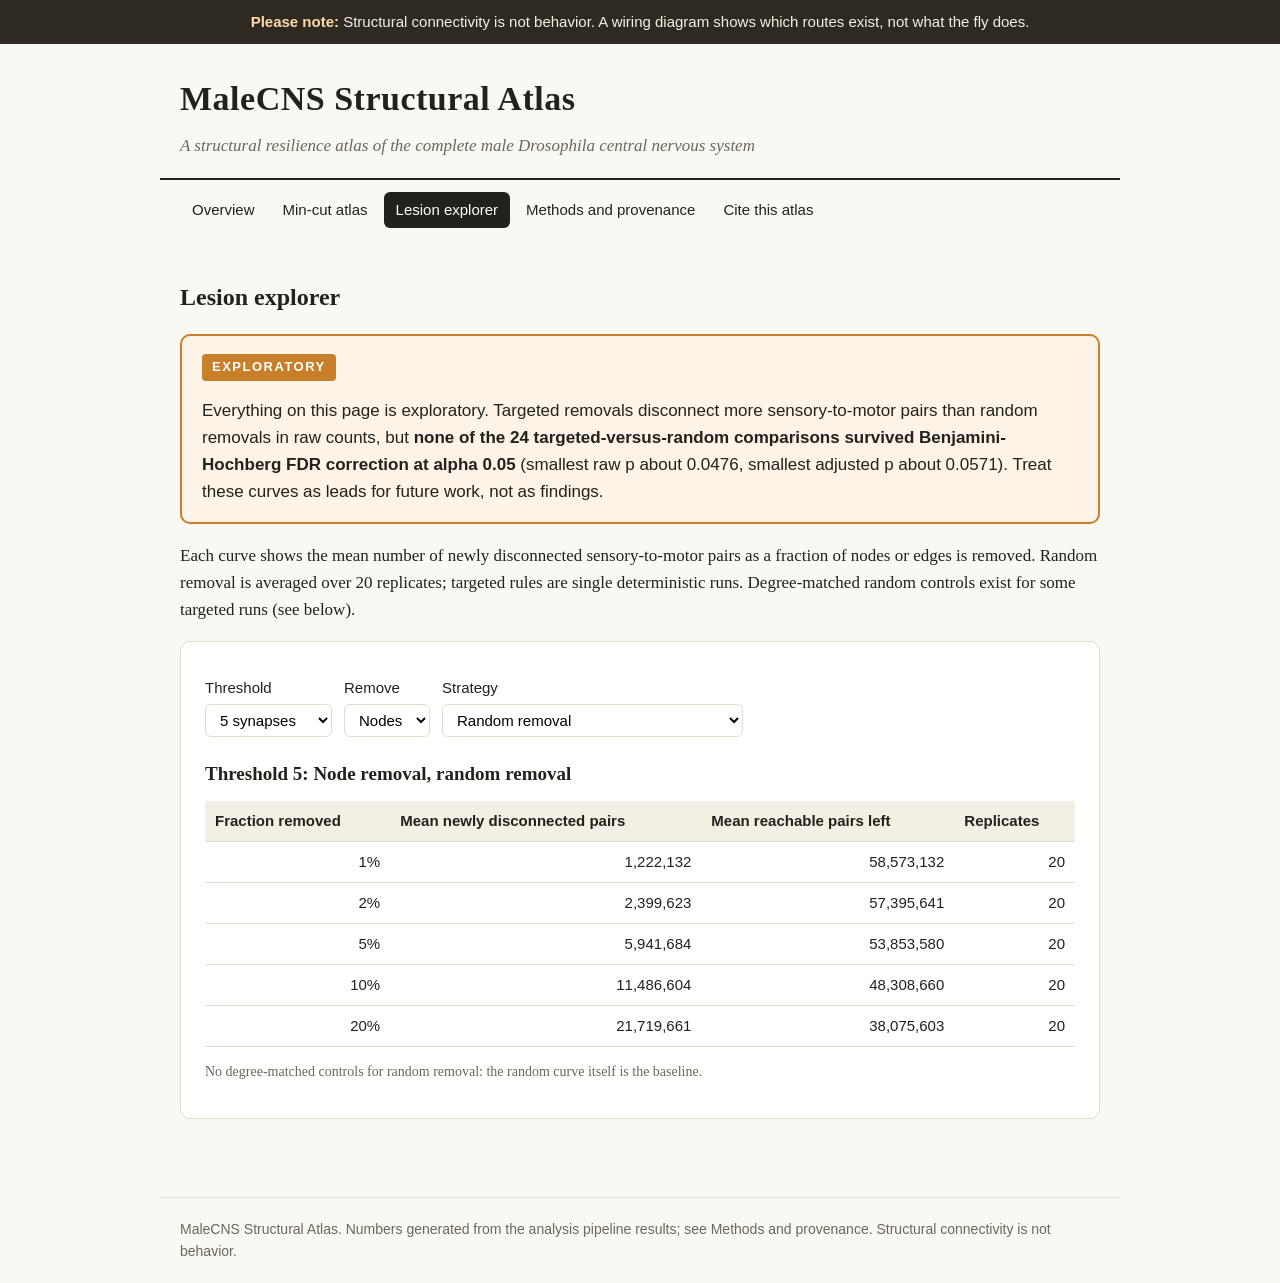
<file: docs/lesions.html>
<!DOCTYPE html>
<html lang="en">
<head>
<meta charset="utf-8">
<meta name="viewport" content="width=device-width, initial-scale=1">
<title>MaleCNS Structural Atlas - Lesion explorer</title>
<link rel="stylesheet" href="assets/style.css">
<script src="assets/atlas.js"></script>
</head>
<body>

<div class="notice"><strong>Please note:</strong> Structural connectivity is not behavior. A wiring diagram shows which routes exist, not what the fly does.</div>

<header class="site">
  <h1>MaleCNS Structural Atlas</h1>
  <p class="sub">A structural resilience atlas of the complete male <em>Drosophila</em> central nervous system</p>
</header>

<nav>
  <a href="index.html">Overview</a>
  <a href="mincut.html">Min-cut atlas</a>
  <a href="lesions.html">Lesion explorer</a>
  <a href="methods.html">Methods and provenance</a>
  <a href="cite.html">Cite this atlas</a>
</nav>

<main>
  <h2>Lesion explorer</h2>

  <div class="exploratory">
    <span class="tag">EXPLORATORY</span>
    <p style="margin:8px 0 0">
      Everything on this page is exploratory. Targeted removals disconnect more
      sensory-to-motor pairs than random removals in raw counts, but
      <strong>none of the 24 targeted-versus-random comparisons survived
      Benjamini-Hochberg FDR correction at alpha 0.05</strong> (smallest raw
      p about 0.0476, smallest adjusted p about 0.0571). Treat these curves as
      leads for future work, not as findings.
    </p>
  </div>

  <p>
    Each curve shows the mean number of newly disconnected sensory-to-motor
    pairs as a fraction of nodes or edges is removed. Random removal is
    averaged over 20 replicates; targeted rules are single deterministic runs.
    Degree-matched random controls exist for some targeted runs (see below).
  </p>

  <div class="card">
    <div class="controls">
      <label>Threshold
        <select id="sel-th">
          <option value="5">5 synapses</option>
          <option value="11">11 synapses</option>
        </select>
      </label>
      <label>Remove
        <select id="sel-el">
          <option value="nodes">Nodes</option>
          <option value="edges">Edges</option>
        </select>
      </label>
      <label>Strategy
        <select id="sel-strat"></select>
      </label>
    </div>
    <p class="loading">Loading atlas data...</p>
    <div id="lesioncontent" style="display:none">
      <h3 id="lesion-title"></h3>
      <table class="stats" id="lesion-table"></table>
      <div id="control-box"></div>
    </div>
  </div>
</main>

<footer>
  MaleCNS Structural Atlas. Numbers generated from the analysis pipeline results;
  see Methods and provenance. Structural connectivity is not behavior.
</footer>

<script>
document.addEventListener("DOMContentLoaded", function () {
  Atlas.loadData(function (d) {
    var selTh = document.getElementById("sel-th");
    var selEl = document.getElementById("sel-el");
    var selStrat = document.getElementById("sel-strat");

    function refreshStrats() {
      var t = d.thresholds[selTh.value];
      var strats = t.lesions[selEl.value];
      selStrat.innerHTML = "";
      Object.keys(strats).forEach(function (k) {
        var o = document.createElement("option");
        o.value = k; o.textContent = strats[k].label;
        selStrat.appendChild(o);
      });
      render();
    }

    function render() {
      var t = d.thresholds[selTh.value];
      var el = selEl.value, st = selStrat.value;
      var obj = t.lesions[el][st];
      document.querySelector(".loading").style.display = "none";
      document.getElementById("lesioncontent").style.display = "";
      document.getElementById("lesion-title").textContent =
        "Threshold " + selTh.value + ": " + obj.element_label + ", " +
        obj.label.toLowerCase();

      var fracs = Object.keys(obj.curves).sort(function (a, b) { return parseFloat(a) - parseFloat(b); });
      var h = "<tr><th>Fraction removed</th><th>Mean newly disconnected pairs</th>" +
        "<th>Mean reachable pairs left</th><th>Replicates</th></tr>";
      fracs.forEach(function (f) {
        var c = obj.curves[f];
        h += "<tr><td class='num'>" + (parseFloat(f) * 100).toFixed(0) + "%</td><td class='num'>" +
          Atlas.fmtInt(c.mean_newly_disconnected) + "</td><td class='num'>" +
          Atlas.fmtInt(c.mean_reachable_pairs) + "</td><td class='num'>" +
          c.n_replicates + "</td></tr>";
      });
      document.getElementById("lesion-table").innerHTML = h;

      var cb = document.getElementById("control-box");
      var ctrls = (t.controls[st] && st !== "random") ? t.controls[st] : null;
      if (ctrls) {
        var ch = "<h3>Targeted vs degree-matched random controls</h3>" +
          "<table class='stats'><tr><th>Fraction</th><th>Targeted loss</th>" +
          "<th>Control mean loss</th><th>Controls</th><th>Raw p</th></tr>";
        fracs.forEach(function (f) {
          var c = ctrls[f];
          var note = c.note ? " <span class='footnote'>(" + Atlas.esc(c.note) + ")</span>" : "";
          ch += "<tr><td class='num'>" + (parseFloat(f) * 100).toFixed(0) + "%</td><td class='num'>" +
            Atlas.fmtInt(c.targeted_loss) + "</td><td class='num'>" +
            (c.control_mean_loss === null ? "n/a" : Atlas.fmtInt(c.control_mean_loss)) +
            "</td><td class='num'>" + c.n_controls + "</td><td class='num'>" +
            (c.raw_p_value === null ? "n/a" : c.raw_p_value.toFixed(4)) + "</td></tr>" + (note ? "<tr><td colspan='5' class='footnote'>" + note + "</td></tr>" : "");
        });
        ch += "</table><p class='footnote'>Raw p values are one-sided permutation " +
          "p values with the +1 correction (20 nulls). None survived FDR correction; " +
          "see the exploratory notice above.</p>";
        cb.innerHTML = ch;
      } else {
        cb.innerHTML = "<p class='footnote'>No degree-matched controls for random removal: " +
          "the random curve itself is the baseline.</p>";
      }
    }

    selTh.addEventListener("change", render);
    selEl.addEventListener("change", refreshStrats);
    selStrat.addEventListener("change", render);
    refreshStrats();
  });
});
</script>
</body>
</html>
</file>
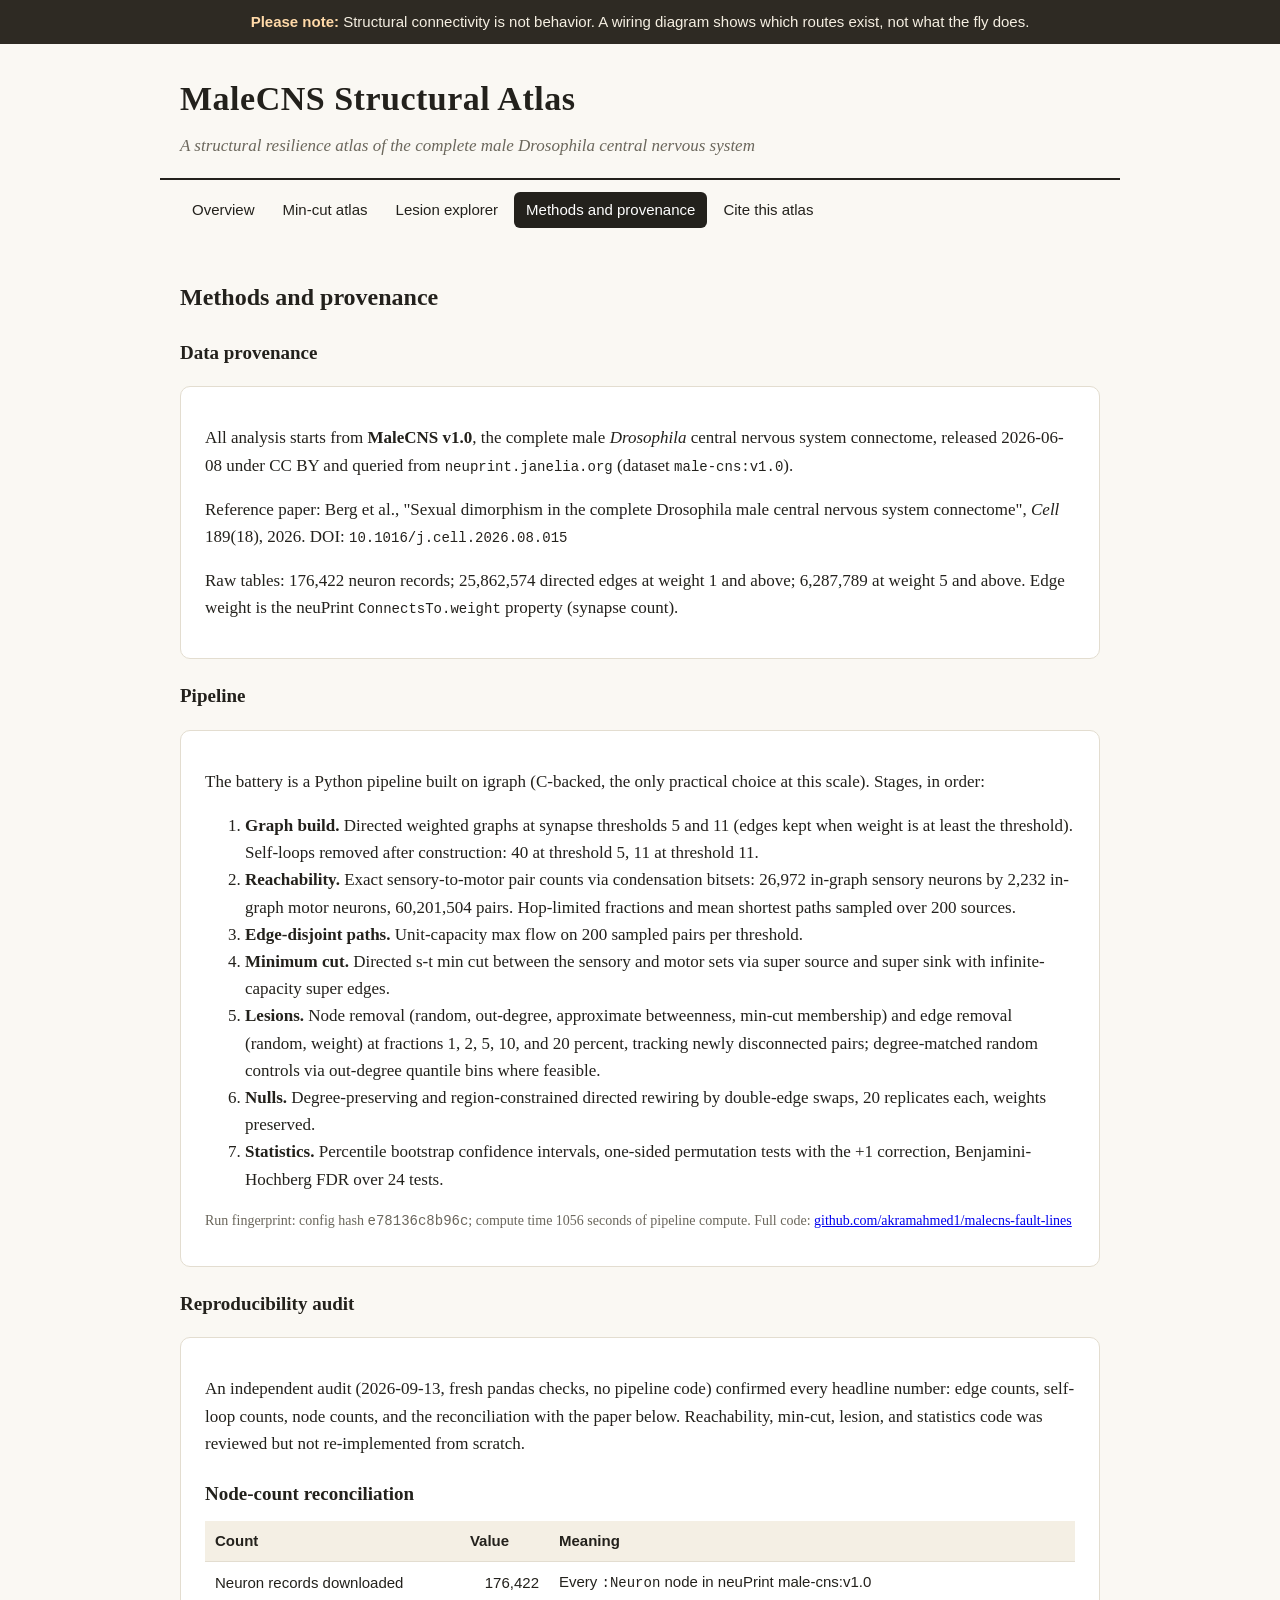
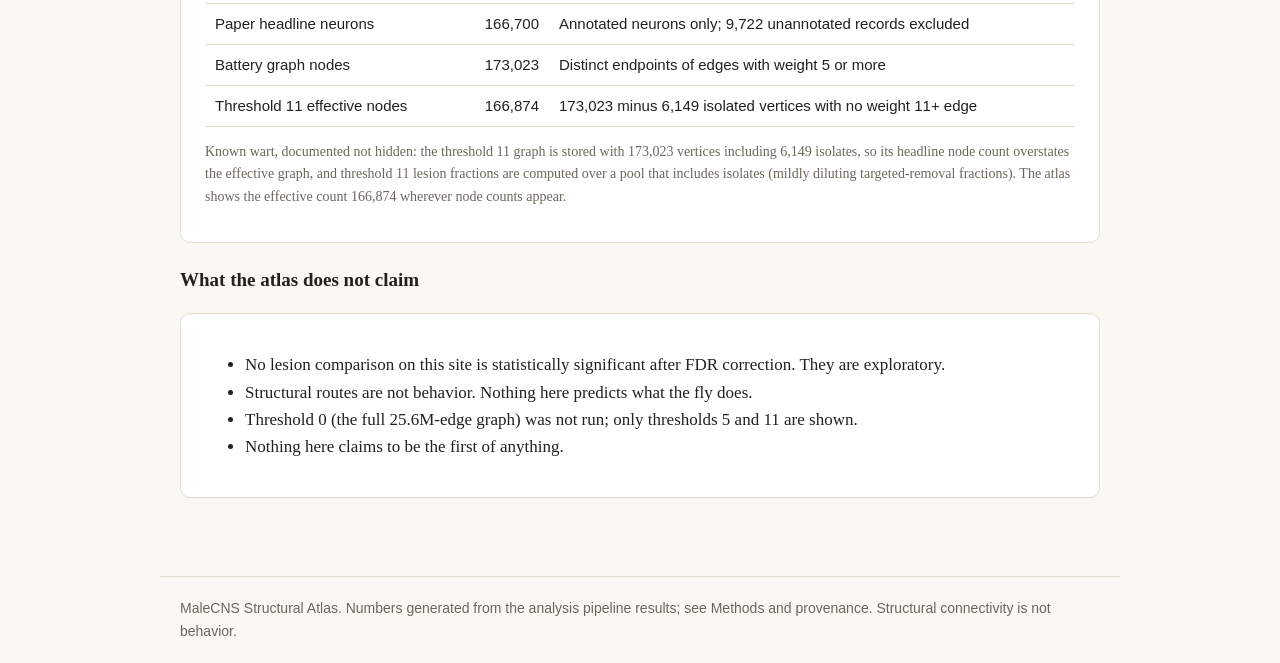
<file: docs/methods.html>
<!DOCTYPE html>
<html lang="en">
<head>
<meta charset="utf-8">
<meta name="viewport" content="width=device-width, initial-scale=1">
<title>MaleCNS Structural Atlas - Methods and provenance</title>
<link rel="stylesheet" href="assets/style.css">
<script src="assets/atlas.js"></script>
</head>
<body>

<div class="notice"><strong>Please note:</strong> Structural connectivity is not behavior. A wiring diagram shows which routes exist, not what the fly does.</div>

<header class="site">
  <h1>MaleCNS Structural Atlas</h1>
  <p class="sub">A structural resilience atlas of the complete male <em>Drosophila</em> central nervous system</p>
</header>

<nav>
  <a href="index.html">Overview</a>
  <a href="mincut.html">Min-cut atlas</a>
  <a href="lesions.html">Lesion explorer</a>
  <a href="methods.html">Methods and provenance</a>
  <a href="cite.html">Cite this atlas</a>
</nav>

<main>
  <h2>Methods and provenance</h2>

  <h3>Data provenance</h3>
  <div class="card">
    <p>
      All analysis starts from <strong>MaleCNS v1.0</strong>, the complete male
      <em>Drosophila</em> central nervous system connectome, released
      2026-06-08 under CC BY and queried from
      <span class="mono">neuprint.janelia.org</span> (dataset
      <span class="mono">male-cns:v1.0</span>).
    </p>
    <p>
      Reference paper: Berg et al., "Sexual dimorphism in the complete
      Drosophila male central nervous system connectome",
      <em>Cell</em> 189(18), 2026. DOI:
      <span class="mono">10.1016/j.cell.2026.08.015</span>
    </p>
    <p>
      Raw tables: 176,422 neuron records; 25,862,574 directed edges at weight 1
      and above; 6,287,789 at weight 5 and above. Edge weight is the neuPrint
      <span class="mono">ConnectsTo.weight</span> property (synapse count).
    </p>
  </div>

  <h3>Pipeline</h3>
  <div class="card">
    <p>
      The battery is a Python pipeline built on igraph (C-backed, the only
      practical choice at this scale). Stages, in order:
    </p>
    <ol>
      <li><strong>Graph build.</strong> Directed weighted graphs at synapse
        thresholds 5 and 11 (edges kept when weight is at least the threshold).
        Self-loops removed after construction: 40 at threshold 5, 11 at
        threshold 11.</li>
      <li><strong>Reachability.</strong> Exact sensory-to-motor pair counts via
        condensation bitsets: 26,972 in-graph sensory neurons by 2,232 in-graph
        motor neurons, 60,201,504 pairs. Hop-limited fractions and mean
        shortest paths sampled over 200 sources.</li>
      <li><strong>Edge-disjoint paths.</strong> Unit-capacity max flow on 200
        sampled pairs per threshold.</li>
      <li><strong>Minimum cut.</strong> Directed s-t min cut between the
        sensory and motor sets via super source and super sink with
        infinite-capacity super edges.</li>
      <li><strong>Lesions.</strong> Node removal (random, out-degree,
        approximate betweenness, min-cut membership) and edge removal (random,
        weight) at fractions 1, 2, 5, 10, and 20 percent, tracking newly
        disconnected pairs; degree-matched random controls via out-degree
        quantile bins where feasible.</li>
      <li><strong>Nulls.</strong> Degree-preserving and region-constrained
        directed rewiring by double-edge swaps, 20 replicates each, weights
        preserved.</li>
      <li><strong>Statistics.</strong> Percentile bootstrap confidence
        intervals, one-sided permutation tests with the +1 correction,
        Benjamini-Hochberg FDR over 24 tests.</li>
    </ol>
    <p class="footnote">
      Run fingerprint: config hash <span class="mono" id="m-config"></span>;
      compute time <span id="m-elapsed"></span>. Full code:
      <a href="https://github.com/akramahmed1/malecns-fault-lines">github.com/akramahmed1/malecns-fault-lines</a>
    </p>
  </div>

  <h3>Reproducibility audit</h3>
  <div class="card">
    <p>
      An independent audit (2026-09-13, fresh pandas checks, no pipeline code)
      confirmed every headline number: edge counts, self-loop counts, node
      counts, and the reconciliation with the paper below. Reachability,
      min-cut, lesion, and statistics code was reviewed but not re-implemented
      from scratch.
    </p>
    <h3>Node-count reconciliation</h3>
    <table class="stats">
      <tr><th>Count</th><th>Value</th><th>Meaning</th></tr>
      <tr><td>Neuron records downloaded</td><td class="num">176,422</td><td>Every <span class="mono">:Neuron</span> node in neuPrint male-cns:v1.0</td></tr>
      <tr><td>Paper headline neurons</td><td class="num">166,700</td><td>Annotated neurons only; 9,722 unannotated records excluded</td></tr>
      <tr><td>Battery graph nodes</td><td class="num">173,023</td><td>Distinct endpoints of edges with weight 5 or more</td></tr>
      <tr><td>Threshold 11 effective nodes</td><td class="num">166,874</td><td>173,023 minus 6,149 isolated vertices with no weight 11+ edge</td></tr>
    </table>
    <p class="footnote">
      Known wart, documented not hidden: the threshold 11 graph is stored with
      173,023 vertices including 6,149 isolates, so its headline node count
      overstates the effective graph, and threshold 11 lesion fractions are
      computed over a pool that includes isolates (mildly diluting
      targeted-removal fractions). The atlas shows the effective count
      166,874 wherever node counts appear.
    </p>
  </div>

  <h3>What the atlas does not claim</h3>
  <div class="card">
    <ul>
      <li>No lesion comparison on this site is statistically significant after
        FDR correction. They are exploratory.</li>
      <li>Structural routes are not behavior. Nothing here predicts what the
        fly does.</li>
      <li>Threshold 0 (the full 25.6M-edge graph) was not run; only thresholds
        5 and 11 are shown.</li>
      <li>Nothing here claims to be the first of anything.</li>
    </ul>
  </div>
</main>

<footer>
  MaleCNS Structural Atlas. Numbers generated from the analysis pipeline results;
  see Methods and provenance. Structural connectivity is not behavior.
</footer>

<script>
document.addEventListener("DOMContentLoaded", function () {
  Atlas.loadData(function (d) {
    document.getElementById("m-config").textContent = d.meta.config_hash.slice(0, 12);
    document.getElementById("m-elapsed").textContent =
      Math.round(d.meta.elapsed_seconds) + " seconds of pipeline compute";
  });
});
</script>
</body>
</html>
</file>
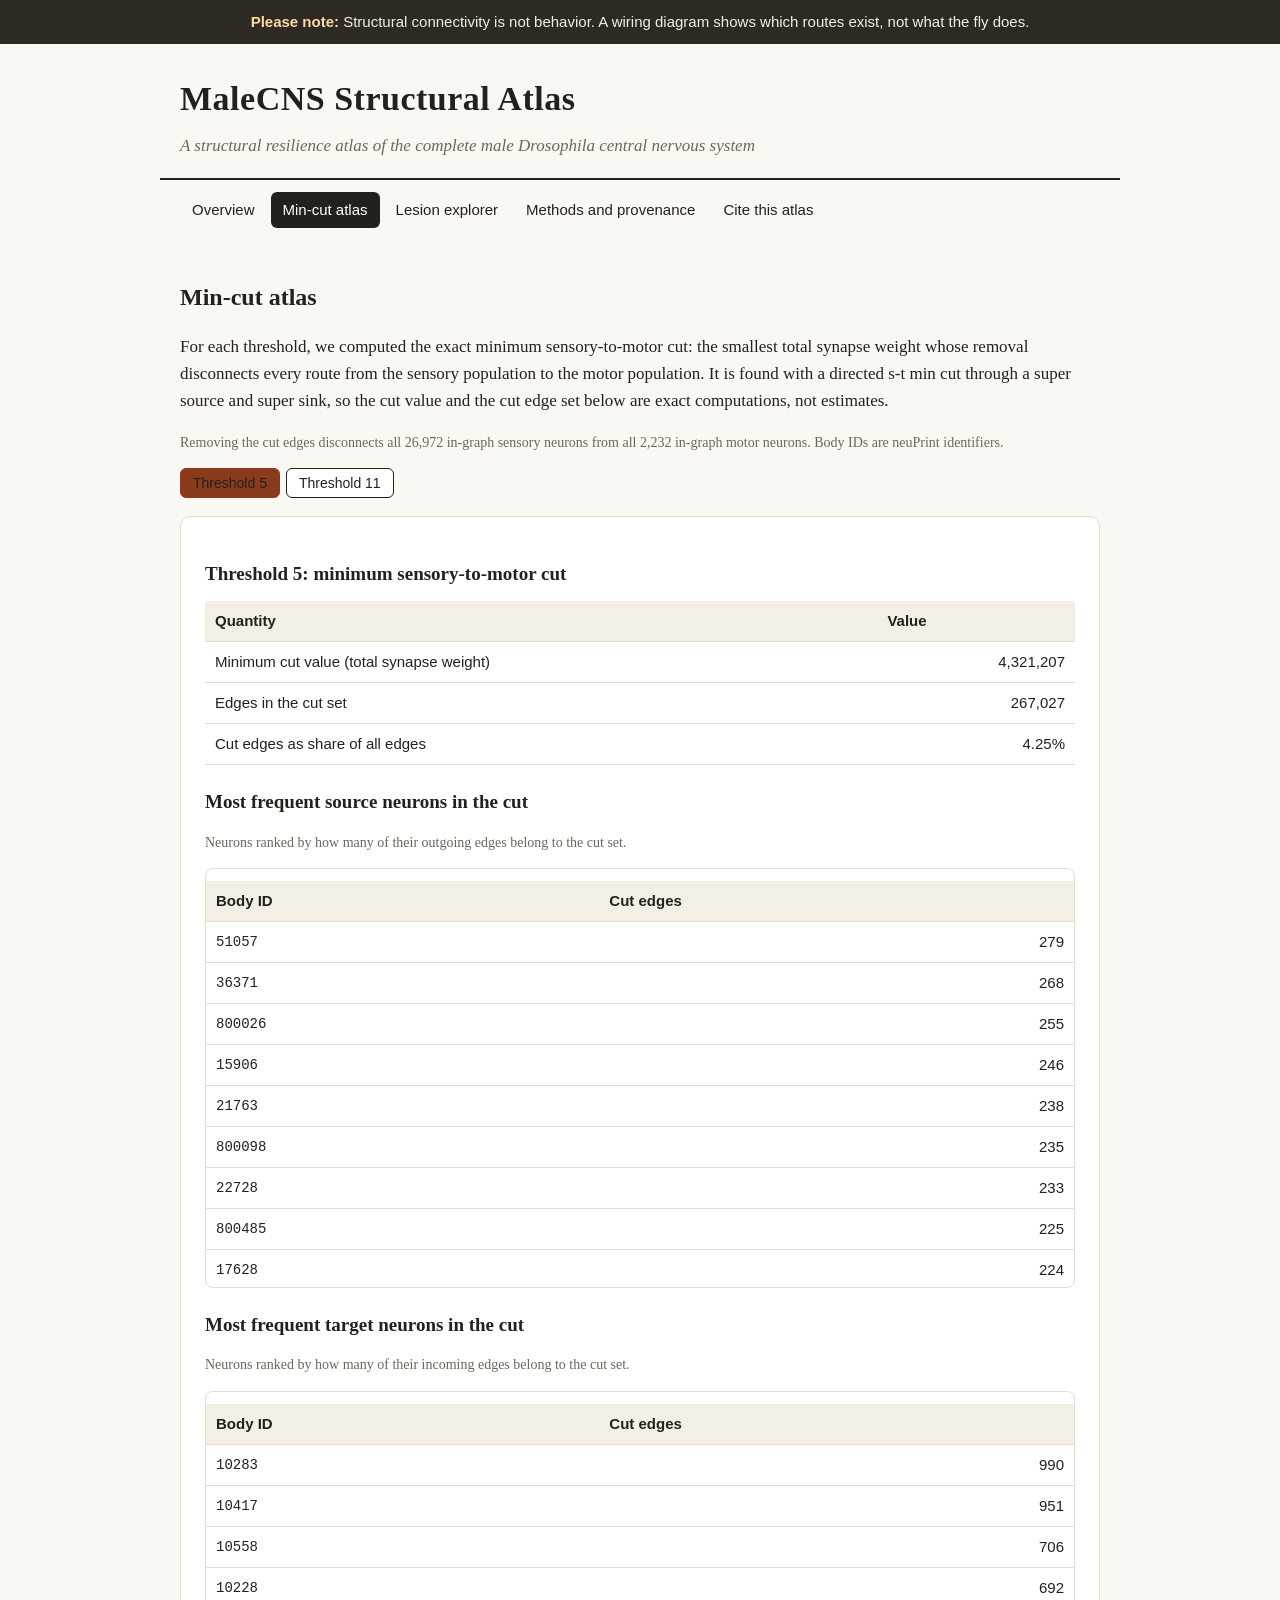
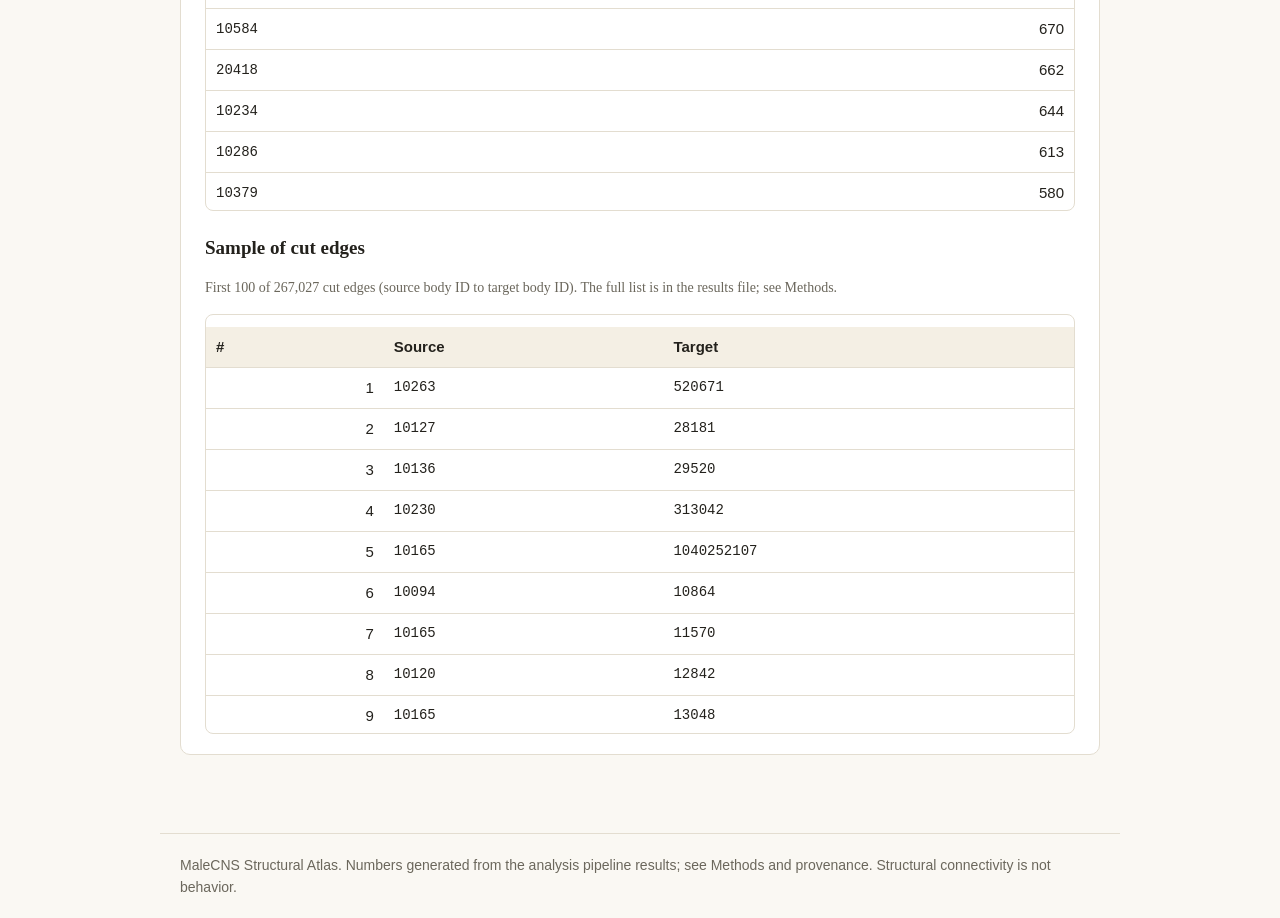
<file: docs/mincut.html>
<!DOCTYPE html>
<html lang="en">
<head>
<meta charset="utf-8">
<meta name="viewport" content="width=device-width, initial-scale=1">
<title>MaleCNS Structural Atlas - Min-cut atlas</title>
<link rel="stylesheet" href="assets/style.css">
<script src="assets/atlas.js"></script>
</head>
<body>

<div class="notice"><strong>Please note:</strong> Structural connectivity is not behavior. A wiring diagram shows which routes exist, not what the fly does.</div>

<header class="site">
  <h1>MaleCNS Structural Atlas</h1>
  <p class="sub">A structural resilience atlas of the complete male <em>Drosophila</em> central nervous system</p>
</header>

<nav>
  <a href="index.html">Overview</a>
  <a href="mincut.html">Min-cut atlas</a>
  <a href="lesions.html">Lesion explorer</a>
  <a href="methods.html">Methods and provenance</a>
  <a href="cite.html">Cite this atlas</a>
</nav>

<main>
  <h2>Min-cut atlas</h2>
  <p>
    For each threshold, we computed the exact minimum sensory-to-motor cut:
    the smallest total synapse weight whose removal disconnects every route
    from the sensory population to the motor population. It is found with a
    directed s-t min cut through a super source and super sink, so the cut
    value and the cut edge set below are exact computations, not estimates.
  </p>
  <p class="footnote">
    Removing the cut edges disconnects all 26,972 in-graph sensory neurons
    from all 2,232 in-graph motor neurons. Body IDs are neuPrint identifiers.
  </p>

  <div class="tabs" id="th-tabs">
    <button data-th="5" class="ghost">Threshold 5</button>
    <button data-th="11" class="ghost">Threshold 11</button>
  </div>

  <div class="card">
    <p class="loading">Loading atlas data...</p>
    <div id="cutcontent" style="display:none">
      <h3 id="cut-title"></h3>
      <table class="stats">
        <tr><th>Quantity</th><th>Value</th></tr>
        <tr><td>Minimum cut value (total synapse weight)</td><td class="num" id="c-value"></td></tr>
        <tr><td>Edges in the cut set</td><td class="num" id="c-nedges"></td></tr>
        <tr><td>Cut edges as share of all edges</td><td class="num" id="c-share"></td></tr>
      </table>

      <h3>Most frequent source neurons in the cut</h3>
      <p class="footnote">Neurons ranked by how many of their outgoing edges belong to the cut set.</p>
      <div class="scrollbox"><table class="stats" id="c-sources"></table></div>

      <h3>Most frequent target neurons in the cut</h3>
      <p class="footnote">Neurons ranked by how many of their incoming edges belong to the cut set.</p>
      <div class="scrollbox"><table class="stats" id="c-targets"></table></div>

      <h3>Sample of cut edges</h3>
      <p class="footnote">First 100 of <span id="c-total"></span> cut edges (source body ID to target body ID). The full list is in the results file; see Methods.</p>
      <div class="scrollbox"><table class="stats" id="c-edges"></table></div>
    </div>
  </div>
</main>

<footer>
  MaleCNS Structural Atlas. Numbers generated from the analysis pipeline results;
  see Methods and provenance. Structural connectivity is not behavior.
</footer>

<script>
document.addEventListener("DOMContentLoaded", function () {
  Atlas.loadData(function (d) {
    var cur = "5";
    function render() {
      var t = d.thresholds[cur], mc = t.mincut;
      document.querySelector(".loading").style.display = "none";
      document.getElementById("cutcontent").style.display = "";
      document.getElementById("cut-title").textContent =
        "Threshold " + cur + ": minimum sensory-to-motor cut";
      document.getElementById("c-value").textContent = Atlas.fmtInt(mc.value);
      document.getElementById("c-nedges").textContent = Atlas.fmtInt(mc.n_cut_edges);
      document.getElementById("c-share").textContent =
        (100 * mc.n_cut_edges / t.graph.n_edges).toFixed(2) + "%";
      document.getElementById("c-total").textContent = Atlas.fmtInt(mc.n_cut_edges);

      var sh = "<tr><th>Body ID</th><th>Cut edges</th></tr>";
      mc.top_sources.forEach(function (r) {
        sh += "<tr><td class='mono'>" + Atlas.esc(r.body_id) + "</td><td class='num'>" +
          Atlas.fmtInt(r.cut_edges) + "</td></tr>";
      });
      document.getElementById("c-sources").innerHTML = sh;

      var th2 = "<tr><th>Body ID</th><th>Cut edges</th></tr>";
      mc.top_targets.forEach(function (r) {
        th2 += "<tr><td class='mono'>" + Atlas.esc(r.body_id) + "</td><td class='num'>" +
          Atlas.fmtInt(r.cut_edges) + "</td></tr>";
      });
      document.getElementById("c-targets").innerHTML = th2;

      var eh = "<tr><th>#</th><th>Source</th><th>Target</th></tr>";
      mc.sample_edges.forEach(function (e, i) {
        eh += "<tr><td class='num'>" + (i + 1) + "</td><td class='mono'>" +
          Atlas.esc(e[0]) + "</td><td class='mono'>" + Atlas.esc(e[1]) + "</td></tr>";
      });
      document.getElementById("c-edges").innerHTML = eh;

      document.querySelectorAll("#th-tabs button").forEach(function (b) {
        b.classList.toggle("active", b.getAttribute("data-th") === cur);
      });
    }
    document.querySelectorAll("#th-tabs button").forEach(function (b) {
      b.addEventListener("click", function () { cur = b.getAttribute("data-th"); render(); });
    });
    render();
  });
});
</script>
</body>
</html>
</file>
<file: docs/assets/style.css>
/* MaleCNS Structural Atlas - dependency-free styles */
:root {
  --bg: #faf8f3;
  --ink: #23211c;
  --muted: #6b675c;
  --accent: #8a3b1e;
  --accent-soft: #f3e7db;
  --card: #ffffff;
  --line: #e3ddd0;
  --warn-bg: #fdf3e7;
  --warn-line: #c77f2a;
  --mono: ui-monospace, SFMono-Regular, Menlo, Consolas, monospace;
}

* { box-sizing: border-box; }

body {
  margin: 0;
  background: var(--bg);
  color: var(--ink);
  font-family: Georgia, "Times New Roman", serif;
  line-height: 1.6;
  font-size: 17px;
}

/* Persistent honesty notice */
.notice {
  background: #2e2a23;
  color: #f5efe2;
  text-align: center;
  padding: 10px 16px;
  font-size: 15px;
  font-family: -apple-system, "Segoe UI", Helvetica, Arial, sans-serif;
}
.notice strong { color: #ffd9a8; }

header.site {
  border-bottom: 2px solid var(--ink);
  padding: 28px 20px 18px;
  max-width: 960px;
  margin: 0 auto;
}
header.site h1 {
  margin: 0 0 6px;
  font-size: 34px;
  letter-spacing: 0.5px;
}
header.site p.sub {
  margin: 0;
  color: var(--muted);
  font-style: italic;
}

nav {
  max-width: 960px;
  margin: 0 auto;
  padding: 12px 20px;
  display: flex;
  gap: 4px;
  flex-wrap: wrap;
  font-family: -apple-system, "Segoe UI", Helvetica, Arial, sans-serif;
  font-size: 15px;
}
nav a {
  color: var(--ink);
  text-decoration: none;
  padding: 6px 12px;
  border-radius: 6px;
}
nav a:hover { background: var(--accent-soft); }
nav a.active { background: var(--ink); color: #fff; }

main {
  max-width: 960px;
  margin: 0 auto;
  padding: 8px 20px 60px;
}

.card {
  background: var(--card);
  border: 1px solid var(--line);
  border-radius: 10px;
  padding: 20px 24px;
  margin: 18px 0;
}

h2 { font-size: 24px; margin: 30px 0 10px; }
h3 { font-size: 19px; margin: 22px 0 8px; }

table.stats {
  width: 100%;
  border-collapse: collapse;
  font-family: -apple-system, "Segoe UI", Helvetica, Arial, sans-serif;
  font-size: 15px;
  margin: 12px 0;
}
table.stats th, table.stats td {
  text-align: left;
  padding: 8px 10px;
  border-bottom: 1px solid var(--line);
}
table.stats th { background: #f4efe4; font-weight: 600; }
table.stats td.num { text-align: right; font-variant-numeric: tabular-nums; }
table.stats tr:hover td { background: #fbf8f1; }

.exploratory {
  background: var(--warn-bg);
  border: 2px solid var(--warn-line);
  border-radius: 10px;
  padding: 16px 20px;
  margin: 18px 0;
  font-family: -apple-system, "Segoe UI", Helvetica, Arial, sans-serif;
}
.exploratory .tag {
  display: inline-block;
  background: var(--warn-line);
  color: #fff;
  font-weight: 700;
  font-size: 13px;
  letter-spacing: 1.5px;
  padding: 3px 10px;
  border-radius: 4px;
  margin-bottom: 8px;
}

.footnote { font-size: 14px; color: var(--muted); }
.mono { font-family: var(--mono); font-size: 14px; }

pre.cite {
  background: #2e2a23;
  color: #f5efe2;
  padding: 18px;
  border-radius: 8px;
  overflow-x: auto;
  font-size: 14px;
  line-height: 1.5;
  white-space: pre-wrap;
}

button {
  font-family: -apple-system, "Segoe UI", Helvetica, Arial, sans-serif;
  font-size: 15px;
  padding: 8px 16px;
  border-radius: 6px;
  border: 1px solid var(--ink);
  background: var(--ink);
  color: #fff;
  cursor: pointer;
}
button:hover { background: #4a4438; }
button.ghost { background: #fff; color: var(--ink); }
button.ghost:hover { background: var(--accent-soft); }

.controls {
  display: flex;
  gap: 12px;
  flex-wrap: wrap;
  align-items: end;
  margin: 14px 0;
  font-family: -apple-system, "Segoe UI", Helvetica, Arial, sans-serif;
  font-size: 15px;
}
.controls label { display: flex; flex-direction: column; gap: 4px; }
.controls select {
  font-size: 15px;
  padding: 6px 10px;
  border-radius: 6px;
  border: 1px solid var(--line);
  background: #fff;
}

.tabs { display: flex; gap: 6px; flex-wrap: wrap; margin: 14px 0; }
.tabs button { font-size: 14px; padding: 6px 12px; }
.tabs button.active { background: var(--accent); border-color: var(--accent); }

.scrollbox {
  max-height: 420px;
  overflow-y: auto;
  border: 1px solid var(--line);
  border-radius: 8px;
}

footer {
  max-width: 960px;
  margin: 0 auto;
  padding: 20px;
  border-top: 1px solid var(--line);
  color: var(--muted);
  font-size: 14px;
  font-family: -apple-system, "Segoe UI", Helvetica, Arial, sans-serif;
}

.loading { color: var(--muted); font-style: italic; }
</file>
